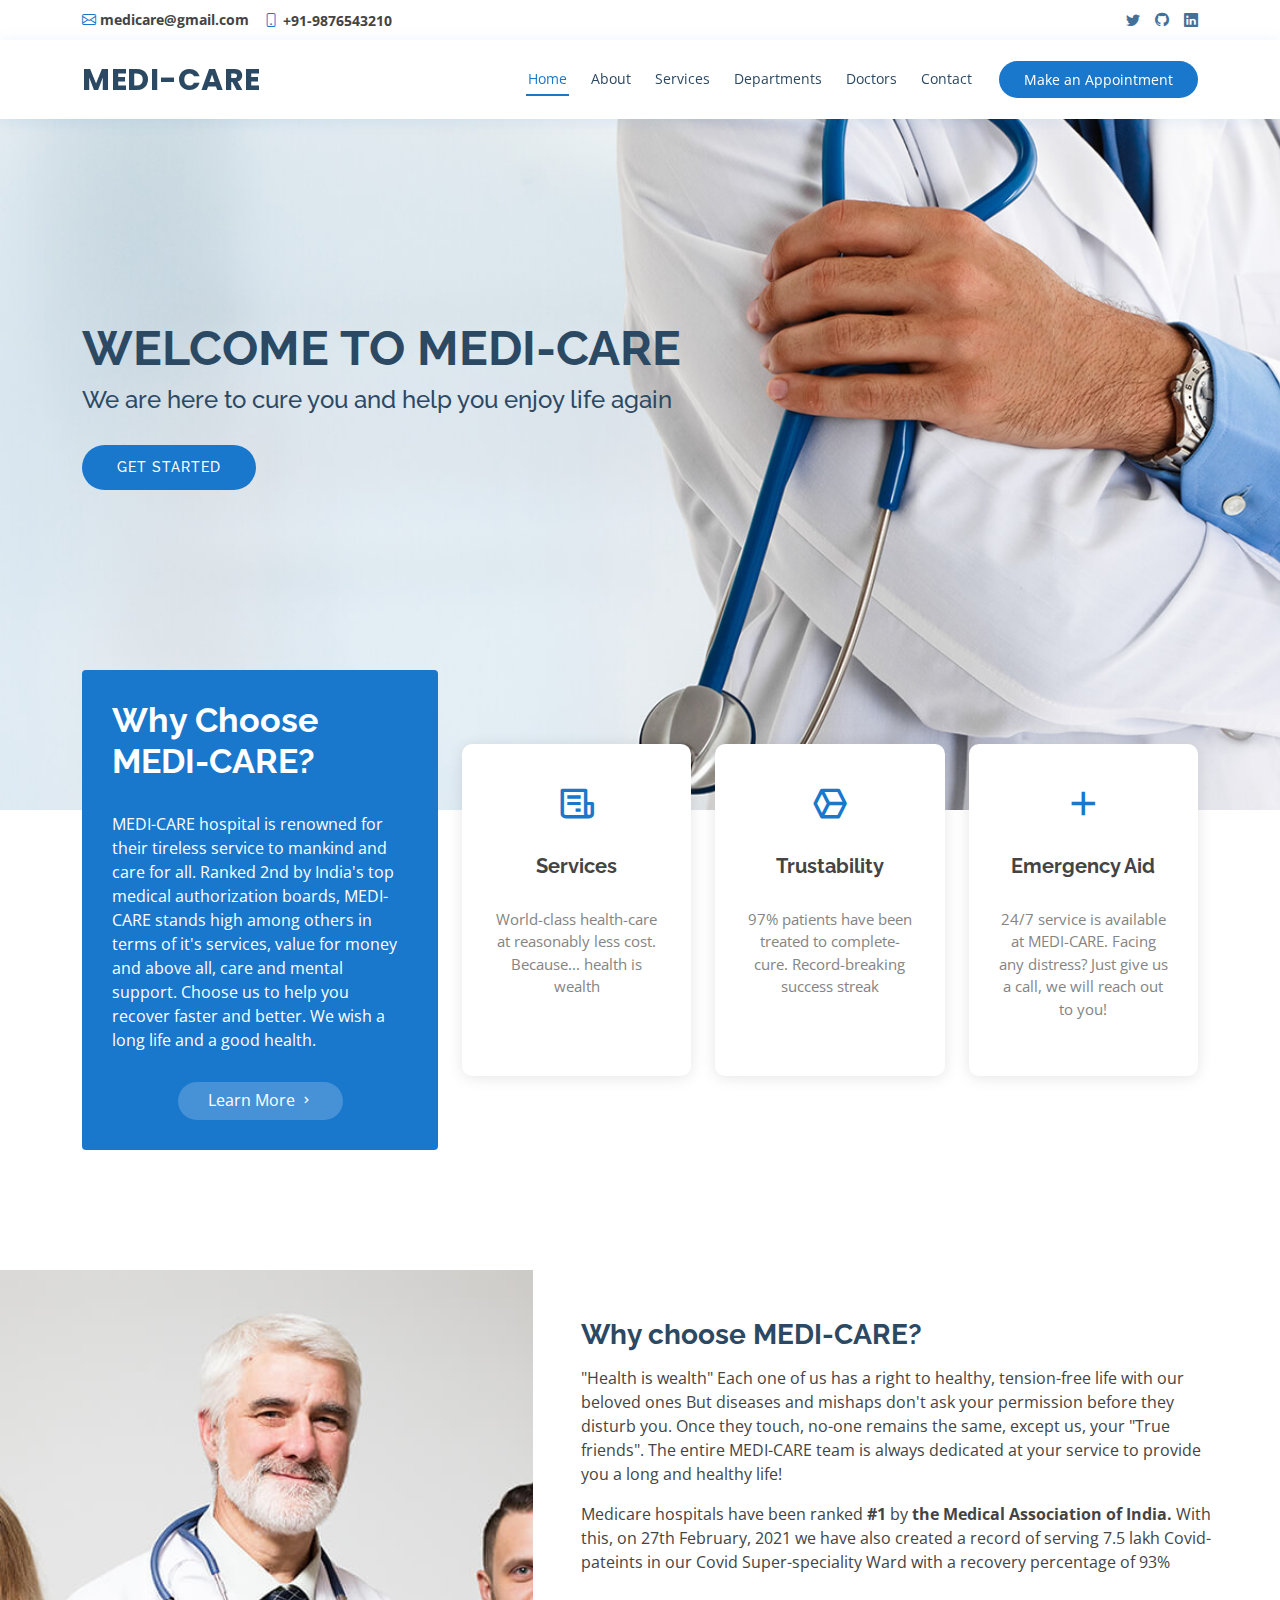
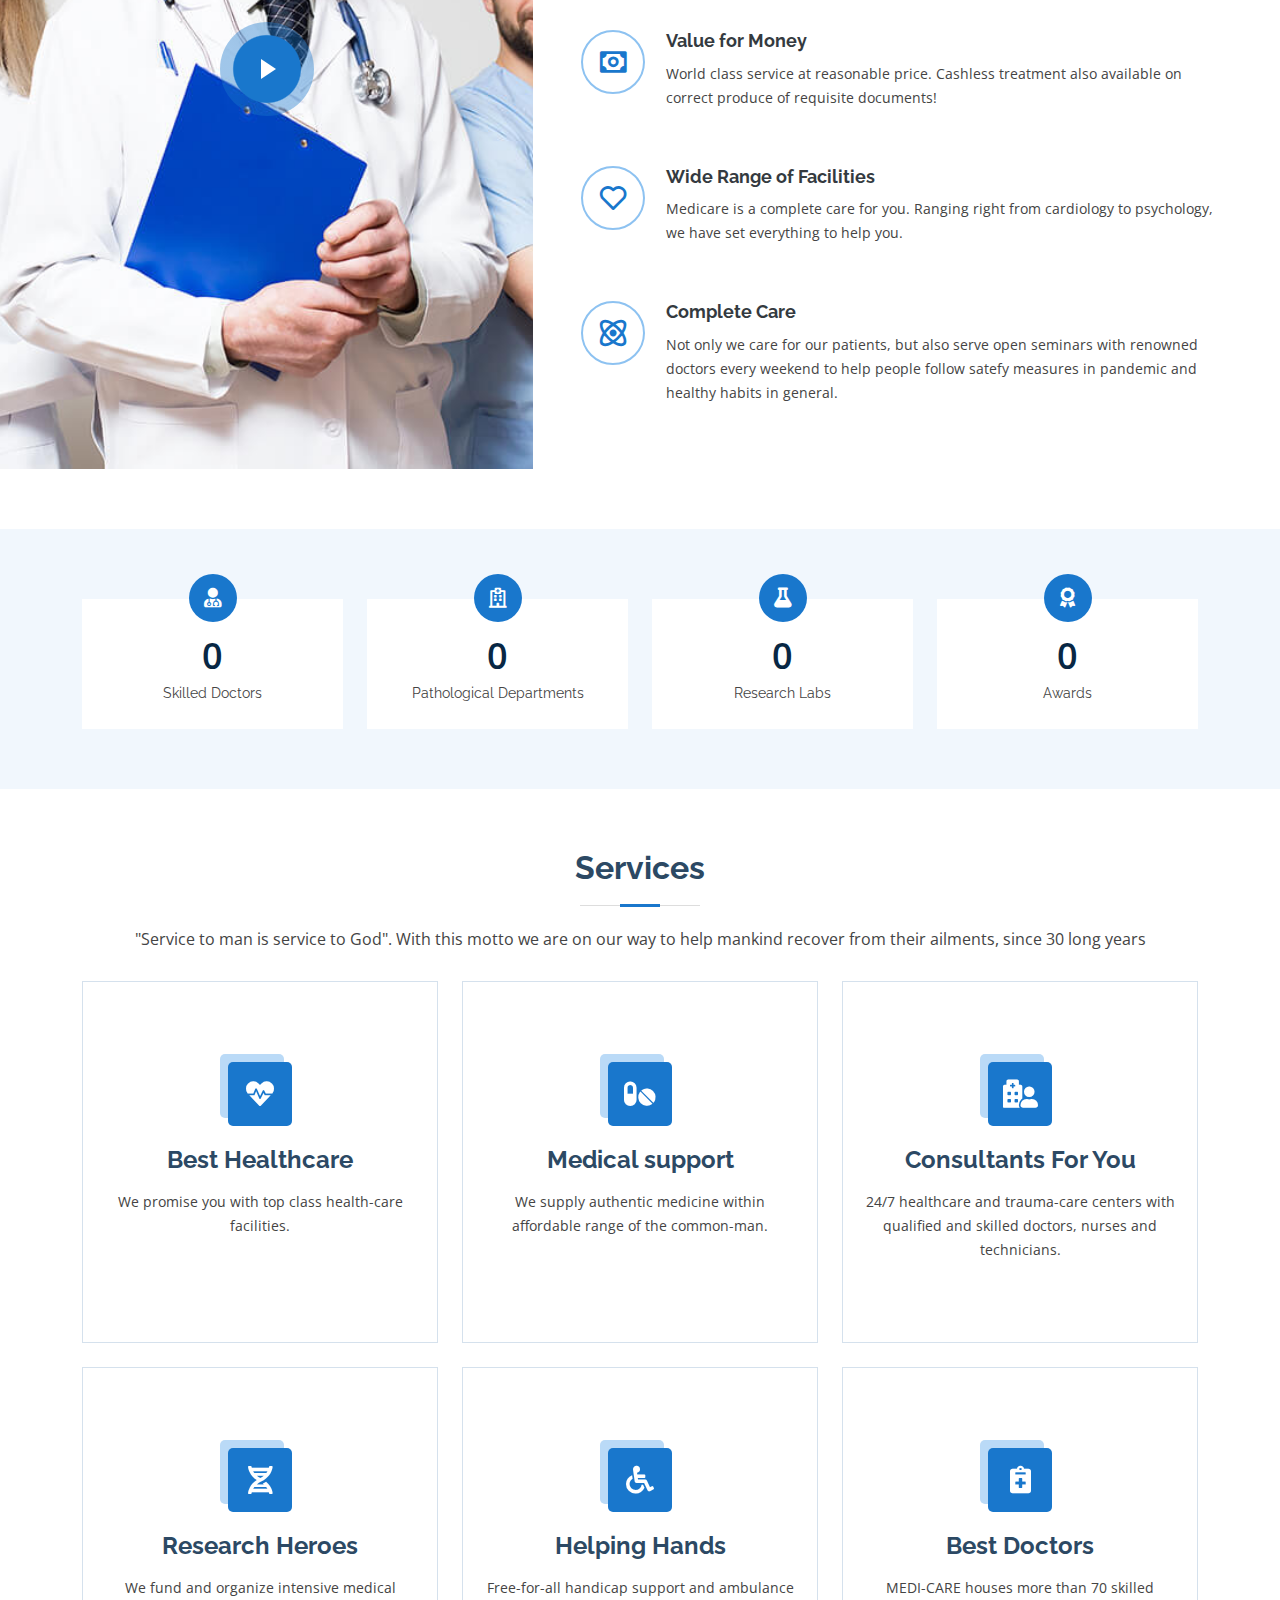
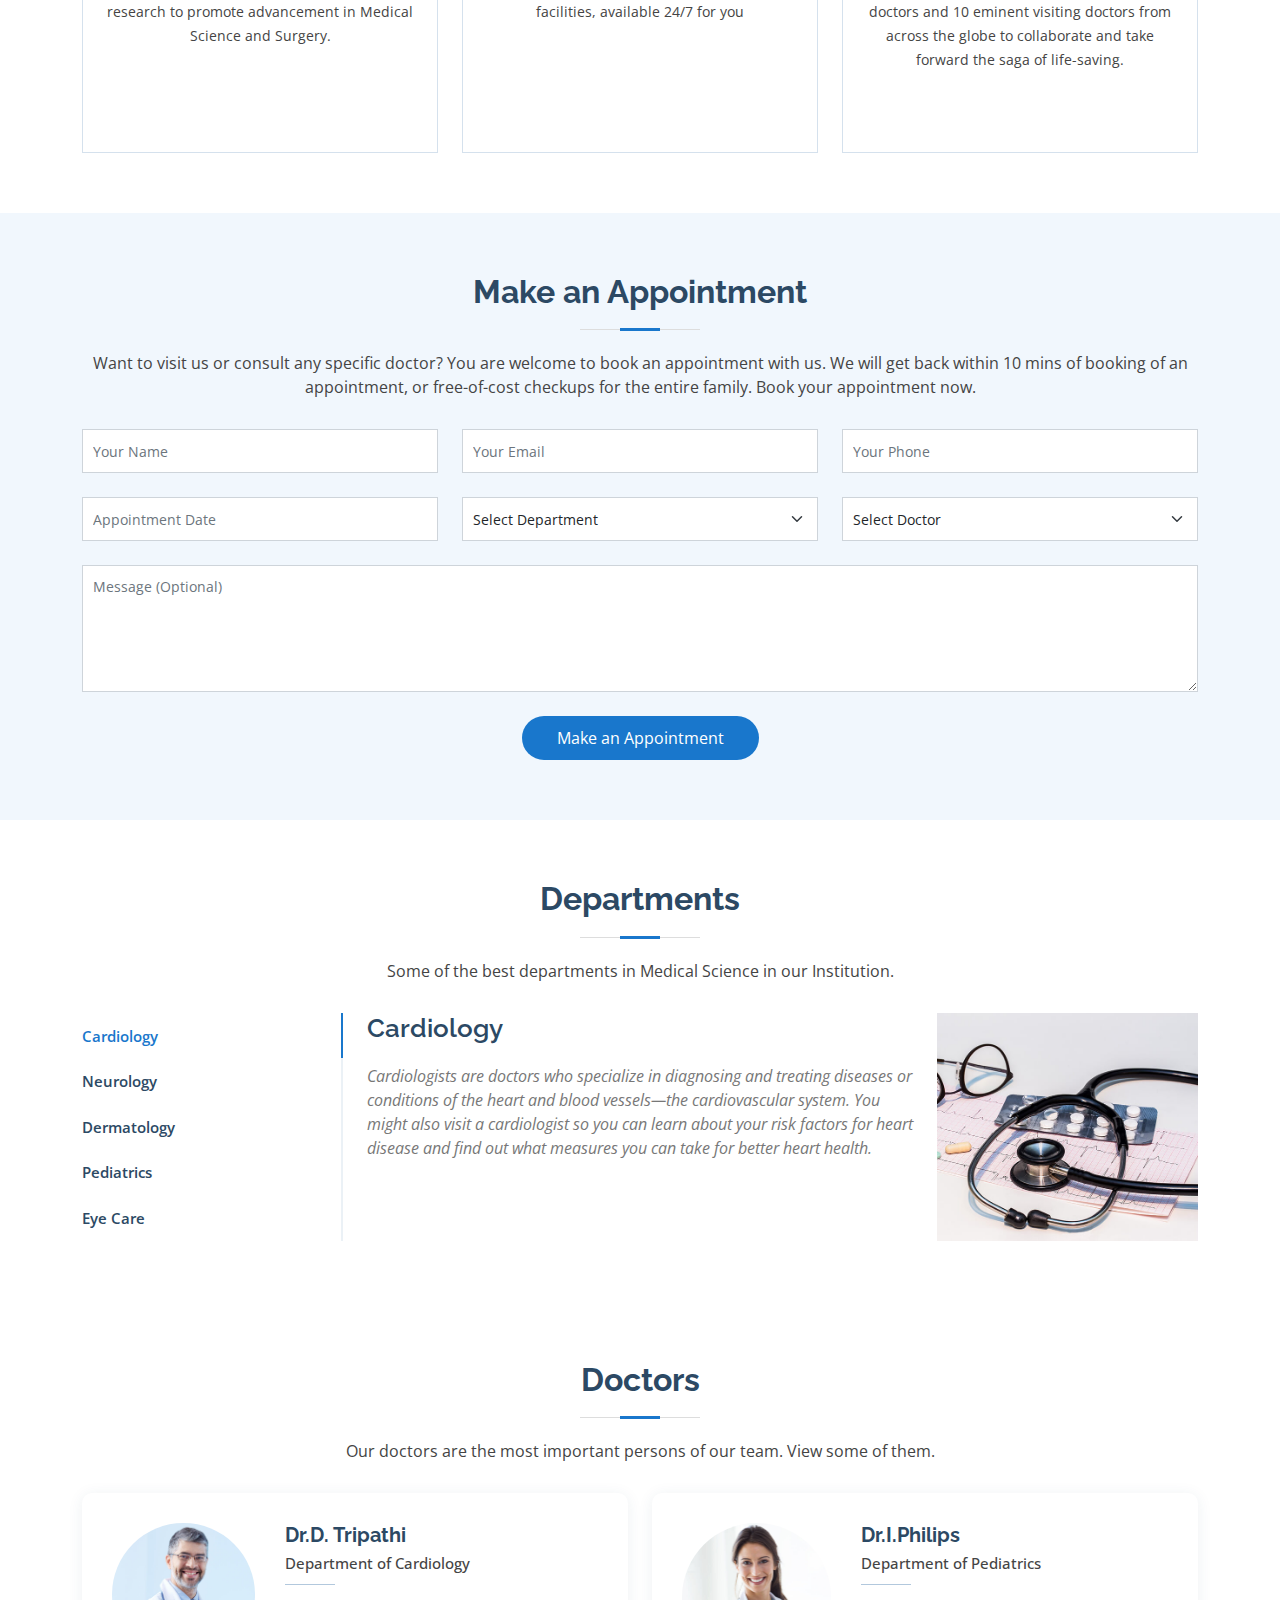
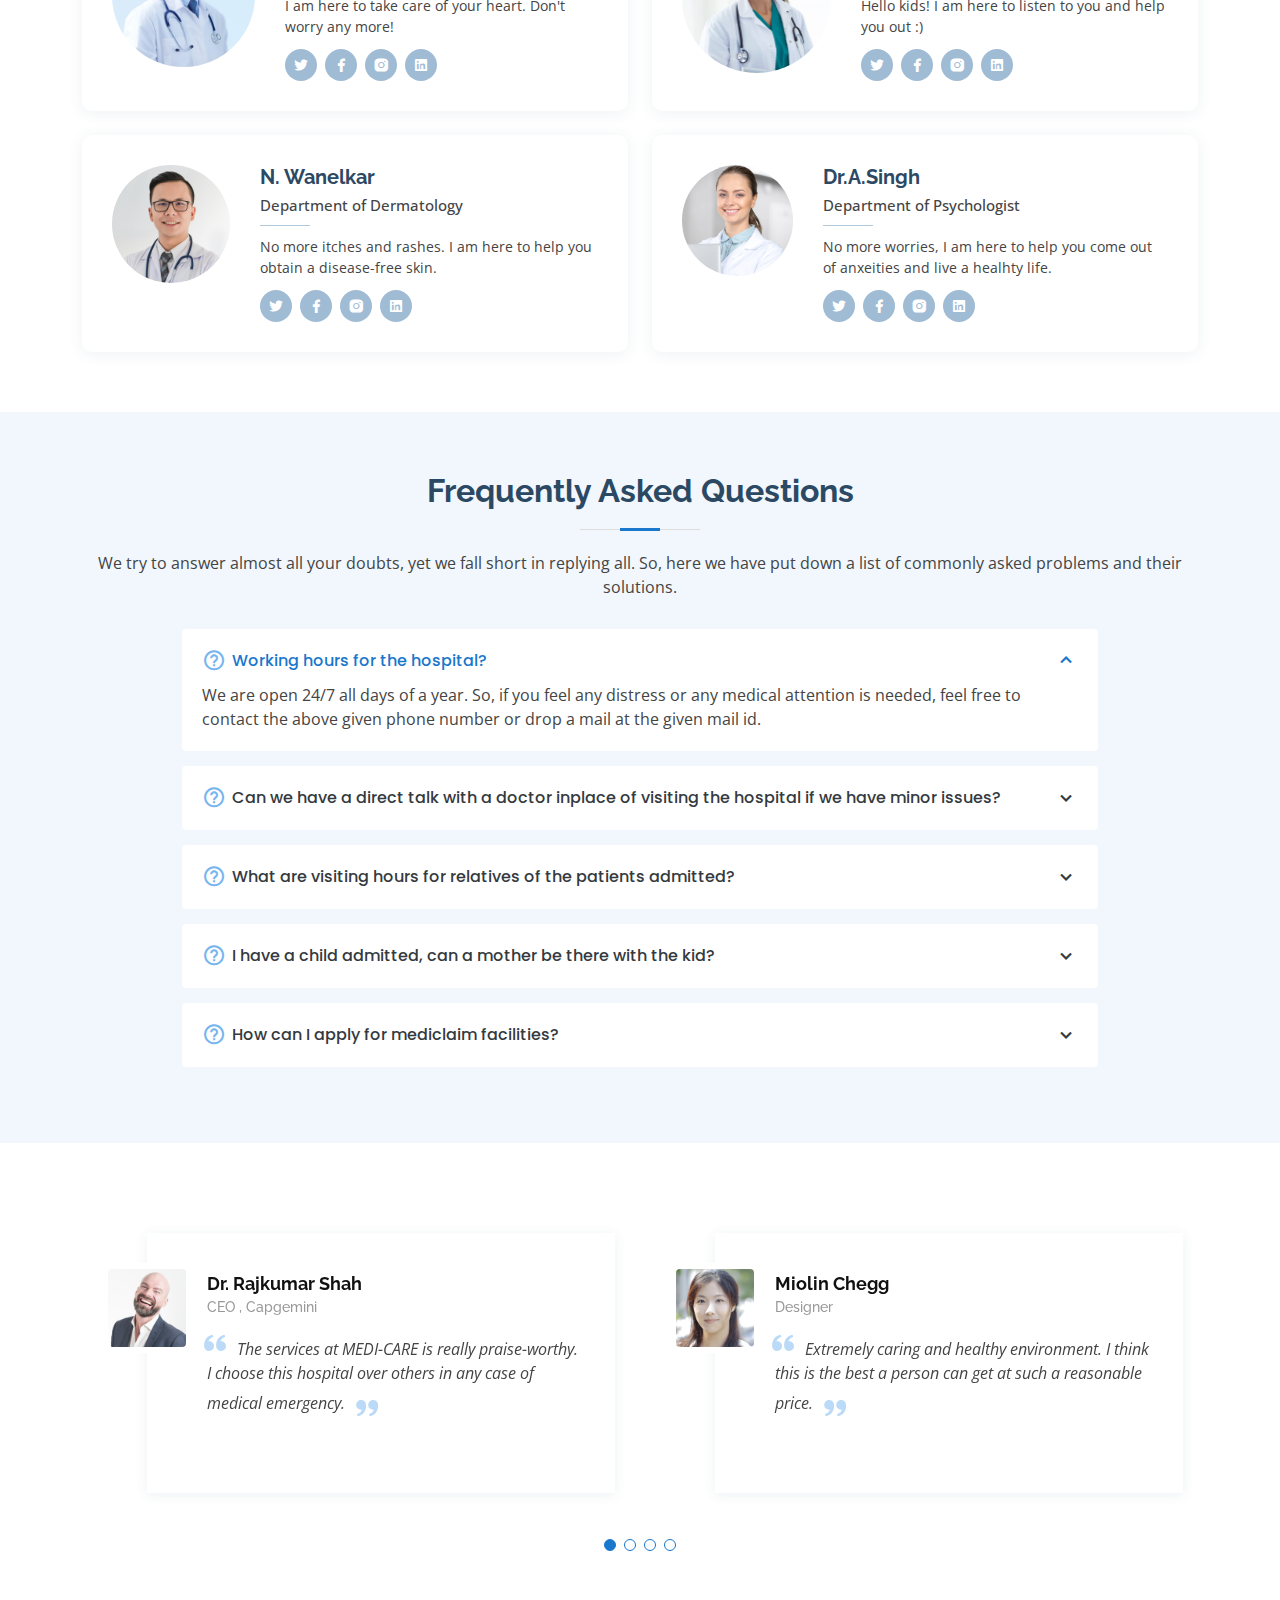
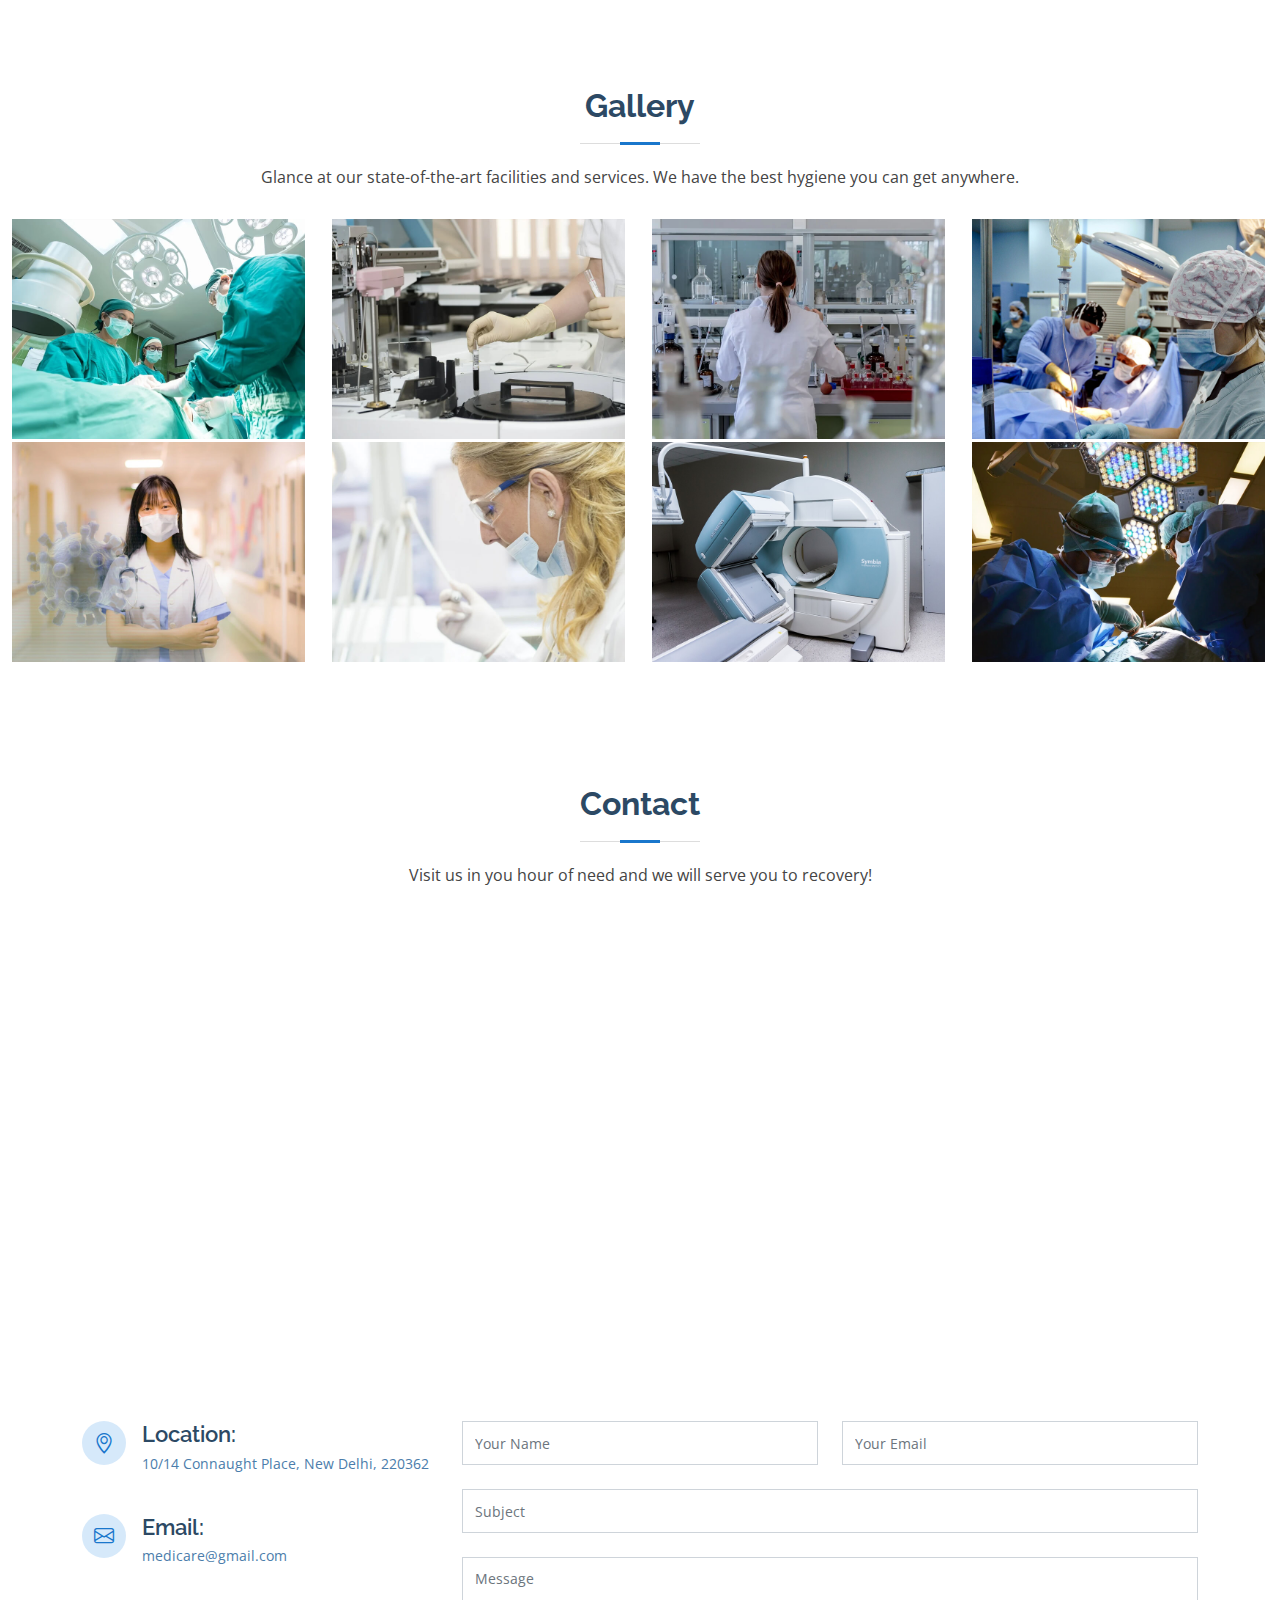
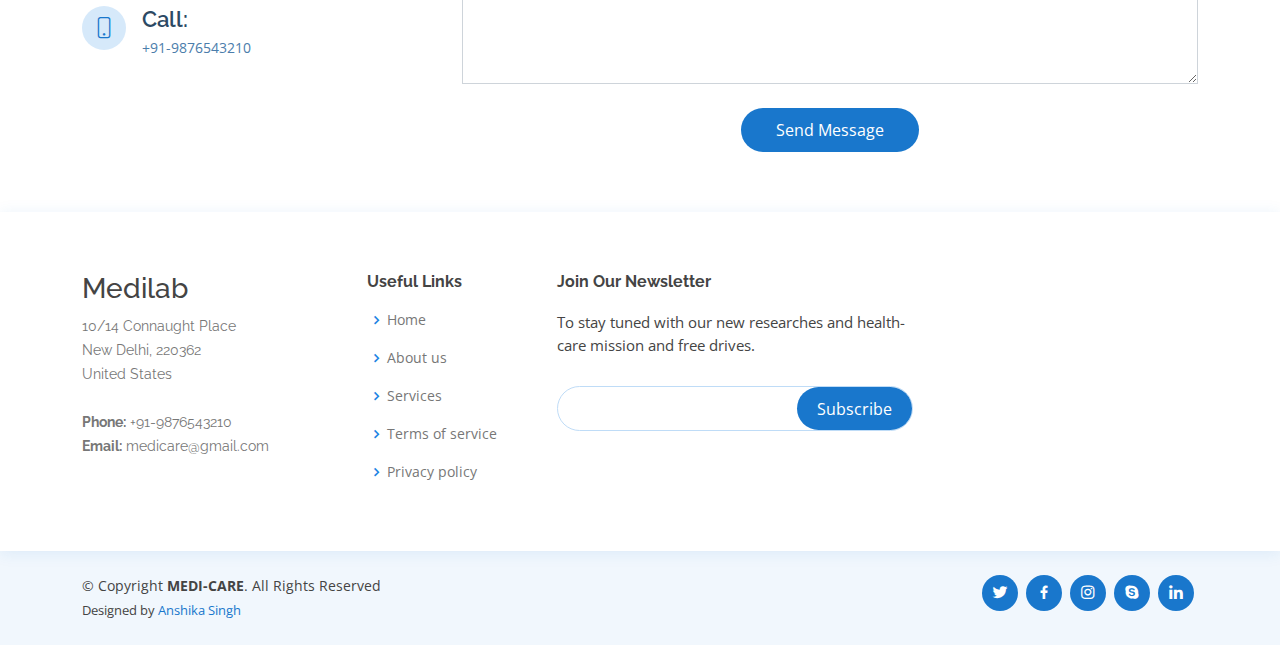
<file: index.html>
<!DOCTYPE html>
<html lang="en">

<head>
  <meta charset="utf-8">
  <meta content="width=device-width, initial-scale=1.0" name="viewport">

  <title>MEDICARE</title>
  <meta content="" name="description">
  <meta content="" name="keywords">

  <!-- Favicons -->
  <link href="assets/img/favicon.png" rel="icon">
  <link href="assets/img/apple-touch-icon.png" rel="apple-touch-icon">

  <!-- Google Fonts -->
  <link href="https://fonts.googleapis.com/css?family=Open+Sans:300,300i,400,400i,600,600i,700,700i|Raleway:300,300i,400,400i,500,500i,600,600i,700,700i|Poppins:300,300i,400,400i,500,500i,600,600i,700,700i" rel="stylesheet">

  <!-- Vendor CSS Files -->
  <link href="assets/vendor/animate.css/animate.min.css" rel="stylesheet">
  <link href="assets/vendor/bootstrap/css/bootstrap.min.css" rel="stylesheet">
  <link href="assets/vendor/bootstrap-icons/bootstrap-icons.css" rel="stylesheet">
  <link href="assets/vendor/boxicons/css/boxicons.min.css" rel="stylesheet">
  <link href="assets/vendor/fontawesome-free/css/all.min.css" rel="stylesheet">
  <link href="assets/vendor/glightbox/css/glightbox.min.css" rel="stylesheet">
  <link href="assets/vendor/remixicon/remixicon.css" rel="stylesheet">
  <link href="assets/vendor/swiper/swiper-bundle.min.css" rel="stylesheet">

  <!-- Template Main CSS File -->
  <link href="assets/css/style.css" rel="stylesheet">

</head>

<body>

  <!-- ======= Top Bar ======= -->
  <div id="topbar" class="d-flex align-items-center fixed-top">
    <div class="container d-flex justify-content-between">
      <div class="contact-info d-flex align-items-center">
        <i class="bi bi-envelope"></i> <a href="mailto:contact@example.com"><b>medicare@gmail.com</b></a>
        <i class="bi bi-phone"></i><b>+91-9876543210</b> 
      </div>
      <div class="d-none d-lg-flex social-links align-items-center">
        <a href="#" class="twitter"><i class="bi bi-twitter"></i></a>
        <a href="https://www.github.com/MainakRepositor/" target="_blank" class="github"><i class="bi bi-github"></i></a>
        <a href="https://www.linkedin.com/in/mainak-chaudhuri-127898176/" target="_blank" class="linkedin"><i class="bi bi-linkedin"></i></i></a>
      </div>
    </div>
  </div>

  <!-- ======= Header ======= -->
  <header id="header" class="fixed-top">
    <div class="container d-flex align-items-center">

      <h1 class="logo me-auto"><a href="index.html">MEDI-CARE</a></h1>
      
      <nav id="navbar" class="navbar order-last order-lg-0">
        <ul>
          <li><a class="nav-link scrollto active" href="#hero">Home</a></li>
          <li><a class="nav-link scrollto" href="#about">About</a></li>
          <li><a class="nav-link scrollto" href="#services">Services</a></li>
          <li><a class="nav-link scrollto" href="#departments">Departments</a></li>
          <li><a class="nav-link scrollto" href="#doctors">Doctors</a></li>
          <li><a class="nav-link scrollto" href="#contact">Contact</a></li>
        </ul>
        <i class="bi bi-list mobile-nav-toggle"></i>
      </nav><!-- .navbar -->

      <a href="#appointment" class="appointment-btn scrollto"><span class="d-none d-md-inline">Make an</span> Appointment</a>

    </div>
  </header><!-- End Header -->

  <!-- ======= Hero Section ======= -->
  <section id="hero" class="d-flex align-items-center">
    <div class="container">
      <h1>Welcome to MEDI-CARE</h1>
      <h2>We are here to cure you and help you enjoy life again</h2>
      <a href="#about" class="btn-get-started scrollto">Get Started</a>
    </div>
  </section><!-- End Hero -->

  <main id="main">

    <!-- ======= Why Us Section ======= -->
    <section id="why-us" class="why-us">
      <div class="container">

        <div class="row">
          <div class="col-lg-4 d-flex align-items-stretch">
            <div class="content">
              <h3>Why Choose MEDI-CARE?</h3>
              <p>
                MEDI-CARE hospital is renowned for their tireless service to mankind and care for all. Ranked 2nd by India's top medical authorization boards, MEDI-CARE stands high among others in terms of it's services, value for money and above all, care and mental support. Choose us to help you recover faster and better. We wish a long life and a good health.
              </p>
              <div class="text-center">
                <a href="#" class="more-btn">Learn More <i class="bx bx-chevron-right"></i></a>
              </div>
            </div>
          </div>
          <div class="col-lg-8 d-flex align-items-stretch">
            <div class="icon-boxes d-flex flex-column justify-content-center">
              <div class="row">
                <div class="col-xl-4 d-flex align-items-stretch">
                  <div class="icon-box mt-4 mt-xl-0">
                    <i class="bx bx-receipt"></i>
                    <h4>Services</h4>
                    <p>World-class health-care at reasonably less cost. Because... health is wealth</p>
                  </div>
                </div>
                <div class="col-xl-4 d-flex align-items-stretch">
                  <div class="icon-box mt-4 mt-xl-0">
                    <i class="bx bx-cube-alt"></i>
                    <h4>Trustability</h4>
                    <p>97% patients have been treated to complete-cure. Record-breaking success streak </p>
                  </div>
                </div>
                <div class="col-xl-4 d-flex align-items-stretch">
                  <div class="icon-box mt-4 mt-xl-0">
                    <i class="bx bx-plus"></i>
                    <h4>Emergency Aid</h4>
                    <p>24/7 service is available at MEDI-CARE. Facing any distress? Just give us a call, we will reach out to you!</p>
                  </div>
                </div>
              </div>
            </div><!-- End .content-->
          </div>
        </div>

      </div>
    </section><!-- End Why Us Section -->

    <!-- ======= About Section ======= -->
    <section id="about" class="about">
      <div class="container-fluid">

        <div class="row">
          <div class="col-xl-5 col-lg-6 video-box d-flex justify-content-center align-items-stretch position-relative">
            <a href="https://www.youtube.com/watch?v=-o-w06DKr0A" class="glightbox play-btn mb-4"></a>
          </div>

          <div class="col-xl-7 col-lg-6 icon-boxes d-flex flex-column align-items-stretch justify-content-center py-5 px-lg-5">
            <h3>Why choose MEDI-CARE?</h3>
            <p>"Health is wealth" Each one of us has a right to healthy, tension-free life with our beloved ones But diseases and mishaps don't ask your permission before they disturb you. Once they touch, no-one remains the same, except us, your "True friends". The entire MEDI-CARE team is always dedicated at your service to provide you a long and healthy life! </p><p>Medicare hospitals have been ranked <b>#1</b> by <b>the Medical Association of India.</b> With this, on 27th February, 2021 we have also created a record of serving 7.5 lakh Covid-pateints in our Covid Super-speciality Ward with a recovery percentage of 93% </p>

            <div class="icon-box">
              <div class="icon"><i class="bx bx-money"></i></div>
              <h4 class="title"><a href="">Value for Money</a></h4>
              <p class="description">World class service at reasonable price. Cashless treatment also available on correct produce of requisite documents!</p>
            </div>

            <div class="icon-box">
              <div class="icon"><i class="bx bx-heart"></i></div>
              <h4 class="title"><a href="">Wide Range of Facilities</a></h4>
              <p class="description">Medicare is a complete care for you. Ranging right from cardiology to psychology, we have set everything to help you.</p>
            </div>

            <div class="icon-box">
              <div class="icon"><i class="bx bx-atom"></i></div>
              <h4 class="title"><a href="">Complete Care</a></h4>
              <p class="description">Not only we care for our patients, but also serve open seminars with renowned doctors every weekend to help people follow satefy measures in pandemic and healthy habits in general.</p>
            </div>

          </div>
        </div>

      </div>
    </section><!-- End About Section -->

    <!-- ======= Counts Section ======= -->
    <section id="counts" class="counts">
      <div class="container">

        <div class="row">

          <div class="col-lg-3 col-md-6">
            <div class="count-box">
              <i class="fas fa-user-md"></i>
              <span data-purecounter-start="0" data-purecounter-end="80" data-purecounter-duration="1" class="purecounter"></span>
              <p>Skilled Doctors</p>
            </div>
          </div>

          <div class="col-lg-3 col-md-6 mt-5 mt-md-0">
            <div class="count-box">
              <i class="far fa-hospital"></i>
              <span data-purecounter-start="0" data-purecounter-end="13" data-purecounter-duration="1" class="purecounter"></span>
              <p>Pathological Departments</p>
            </div>
          </div>

          <div class="col-lg-3 col-md-6 mt-5 mt-lg-0">
            <div class="count-box">
              <i class="fas fa-flask"></i>
              <span data-purecounter-start="0" data-purecounter-end="17" data-purecounter-duration="1" class="purecounter"></span>
              <p>Research Labs</p>
            </div>
          </div>

          <div class="col-lg-3 col-md-6 mt-5 mt-lg-0">
            <div class="count-box">
              <i class="fas fa-award"></i>
              <span data-purecounter-start="0" data-purecounter-end="150" data-purecounter-duration="1" class="purecounter"></span>
              <p>Awards</p>
            </div>
          </div>

        </div>

      </div>
    </section><!-- End Counts Section -->

    <!-- ======= Services Section ======= -->
    <section id="services" class="services">
      <div class="container">

        <div class="section-title">
          <h2>Services</h2>
          <p>"Service to man is service to God". With this motto we are on our way to help mankind recover from their ailments, since 30 long years</p>
        </div>

        <div class="row">
          <div class="col-lg-4 col-md-6 d-flex align-items-stretch">
            <div class="icon-box">
              <div class="icon"><i class="fas fa-heartbeat"></i></div>
              <h4><a href="">Best Healthcare</a></h4>
              <p>We promise you with top class health-care facilities.</p>
            </div>
          </div>

          <div class="col-lg-4 col-md-6 d-flex align-items-stretch mt-4 mt-md-0">
            <div class="icon-box">
              <div class="icon"><i class="fas fa-pills"></i></div>
              <h4><a href="">Medical support</a></h4>
              <p>We supply authentic medicine within affordable range of the common-man.</p>
            </div>
          </div>

          <div class="col-lg-4 col-md-6 d-flex align-items-stretch mt-4 mt-lg-0">
            <div class="icon-box">
              <div class="icon"><i class="fas fa-hospital-user"></i></div>
              <h4><a href="">Consultants For You</a></h4>
              <p>24/7 healthcare and trauma-care centers with qualified and skilled doctors, nurses and technicians.</p>
            </div>
          </div>

          <div class="col-lg-4 col-md-6 d-flex align-items-stretch mt-4">
            <div class="icon-box">
              <div class="icon"><i class="fas fa-dna"></i></div>
              <h4><a href="">Research Heroes</a></h4>
              <p>We fund and organize intensive medical research to promote advancement in Medical Science and Surgery.</p>
            </div>
          </div>

          <div class="col-lg-4 col-md-6 d-flex align-items-stretch mt-4">
            <div class="icon-box">
              <div class="icon"><i class="fas fa-wheelchair"></i></div>
              <h4><a href="">Helping Hands</a></h4>
              <p>Free-for-all handicap support and ambulance facilities, available 24/7 for you</p>
            </div>
          </div>

          <div class="col-lg-4 col-md-6 d-flex align-items-stretch mt-4">
            <div class="icon-box">
              <div class="icon"><i class="fas fa-notes-medical"></i></div>
              <h4><a href="">Best Doctors</a></h4>
              <p>MEDI-CARE houses more than 70 skilled doctors and 10 eminent visiting doctors from across the globe to collaborate and take forward the saga of life-saving.</p>
            </div>
          </div>

        </div>

      </div>
    </section><!-- End Services Section -->

    <!-- ======= Appointment Section ======= -->
    <section id="appointment" class="appointment section-bg">
      <div class="container">

        <div class="section-title">
          <h2>Make an Appointment</h2>
          <p>Want to visit us or consult any specific doctor? You are welcome to book an appointment with us. We will get back within 10 mins of booking of an appointment, or free-of-cost checkups for the entire family. Book your appointment now.</p>
        </div>

        <form action="forms/appointment.php" method="post" role="form" class="php-email-form">
          <div class="row">
            <div class="col-md-4 form-group">
              <input type="text" name="name" class="form-control" id="name" placeholder="Your Name" data-rule="minlen:4" data-msg="Please enter at least 4 chars">
              <div class="validate"></div>
            </div>
            <div class="col-md-4 form-group mt-3 mt-md-0">
              <input type="email" class="form-control" name="email" id="email" placeholder="Your Email" data-rule="email" data-msg="Please enter a valid email">
              <div class="validate"></div>
            </div>
            <div class="col-md-4 form-group mt-3 mt-md-0">
              <input type="tel" class="form-control" name="phone" id="phone" placeholder="Your Phone" data-rule="minlen:4" data-msg="Please enter at least 4 chars">
              <div class="validate"></div>
            </div>
          </div>
          <div class="row">
            <div class="col-md-4 form-group mt-3">
              <input type="datetime" name="date" class="form-control datepicker" id="date" placeholder="Appointment Date" data-rule="minlen:4" data-msg="Please enter at least 4 chars">
              <div class="validate"></div>
            </div>
            <div class="col-md-4 form-group mt-3">
              <select name="department" id="department" class="form-select">
                <option value="">Select Department</option>
                <option value="Department 1">Cardiology</option>
                <option value="Department 2">ENT</option>
                <option value="Department 3">Gastroentrology</option>
                <option value="Department 4">Neurology</option>
                <option value="Department 5">Gynecology</option>
                <option value="Department 6">Nephrology</option>
                <option value="Department 7">Genetics</option>
                <option value="Department 8">Child Specialist</option>
                <option value="Department 9">Psychology</option>
                <option value="Department 10">Dentistry and Oral Care</option>
                <option value="Department 11">Optometry</option>
                <option value="Department 12">Orthopedics</option>
                <option value="Department 13">Dermatology</option>
                <option value="Department 14">General Physician</option>
              </select>
              <div class="validate"></div>
            </div>
            <div class="col-md-4 form-group mt-3">
              <select name="doctor" id="doctor" class="form-select">
                <option value="">Select Doctor</option>
                <option value="Doctor 1">Dr.L.Sehegal</option>
                <option value="Doctor 2">Dr.B.C.Roy</option>
                <option value="Doctor 3">Dr.A.Singh</option>
                <option value="Doctor 4">Dr.K.Sharma</option>
                <option value="Doctor 5">Dr.H.C.Verma</option>
                <option value="Doctor 6">Dr.F.Hakkani</option>
                <option value="Doctor 7">Dr.T.K.Paul </option>
                <option value="Doctor 8">Dr.R.Venkatesh</option>
                <option value="Doctor 9">Dr.T.Das</option>
                <option value="Doctor 10">Dr.B.Khan</option>
                <option value="Doctor 11">Dr.S.Chatterjee</option>
                <option value="Doctor 12">Dr.L.Martin</option>
                <option value="Doctor 13">Dr.R.Jain</option>
                <option value="Doctor 14">Dr.C.Kumar</option>
                <option value="Doctor 15">Dr.A.Chanchlani</option>
                <option value="Doctor 16">Dr.A.Nagar</option>
                <option value="Doctor 17">Dr.B.Bam</option>
                <option value="Doctor 18">Dr.S.T.Dadhiya</option>
                <option value="Doctor 19">Dr.L.K.Ramanarayanan</option>
                <option value="Doctor 20">Dr.I.Philips</option>
                <option value="Doctor 21">Dr.P.Bansali</option>
                <option value="Doctor 22">Dr.R.Kapoor 22</option>
                <option value="Doctor 23">Dr.S.S.Rajput</option>
                <option value="Doctor 24">Dr.M.Parihar</option>
                <option value="Doctor 25">Dr.G.Dhankour</option>
                <option value="Doctor 26">Dr.D.Tripathi</option>
                <option value="Doctor 27">Dr.N.Wanelkar</option>
                <option value="Doctor 28">Dr.O.Mishra</option>
              </select>
              <div class="validate"></div>
            </div>
          </div>

          <div class="form-group mt-3">
            <textarea class="form-control" name="message" rows="5" placeholder="Message (Optional)"></textarea>
            <div class="validate"></div>
          </div>
          <div class="mb-3">
            <div class="loading">Loading</div>
            <div class="error-message"></div>
            <div class="sent-message">Your appointment request has been sent successfully. Thank you!</div>
          </div>
          <div class="text-center"><button type="submit">Make an Appointment</button></div>
        </form>

      </div>
    </section><!-- End Appointment Section -->

    <!-- ======= Departments Section ======= -->
    <section id="departments" class="departments">
      <div class="container">

        <div class="section-title">
          <h2>Departments</h2>
          <p>Some of the best departments in Medical Science in our Institution.</p>
        </div>

        <div class="row">
          <div class="col-lg-3">
            <ul class="nav nav-tabs flex-column">
              <li class="nav-item">
                <a class="nav-link active show" data-bs-toggle="tab" href="#tab-1">Cardiology</a>
              </li>
              <li class="nav-item">
                <a class="nav-link" data-bs-toggle="tab" href="#tab-2">Neurology</a>
              </li>
              <li class="nav-item">
                <a class="nav-link" data-bs-toggle="tab" href="#tab-3">Dermatology</a>
              </li>
              <li class="nav-item">
                <a class="nav-link" data-bs-toggle="tab" href="#tab-4">Pediatrics</a>
              </li>
              <li class="nav-item">
                <a class="nav-link" data-bs-toggle="tab" href="#tab-5">Eye Care</a>
              </li>
            </ul>
          </div>
          <div class="col-lg-9 mt-4 mt-lg-0">
            <div class="tab-content">
              <div class="tab-pane active show" id="tab-1">
                <div class="row">
                  <div class="col-lg-8 details order-2 order-lg-1">
                    <h3>Cardiology</h3>
                    <p class="fst-italic">Cardiologists are doctors who specialize in diagnosing and treating diseases or conditions of the heart and blood vessels—the cardiovascular system. You might also visit a cardiologist so you can learn about your risk factors for heart disease and find out what measures you can take for better heart health.</p>
                  </div>
                  <div class="col-lg-4 text-center order-1 order-lg-2">
                    <img src="assets/img/departments-1.jpg" alt="" class="img-fluid">
                  </div>
                </div>
              </div>
              <div class="tab-pane" id="tab-2">
                <div class="row">
                  <div class="col-lg-8 details order-2 order-lg-1">
                    <h3>Neurology</h3>
                    <p class="fst-italic">Neurology is the branch of medicine concerned with the study and treatment of disorders of the nervous system. The nervous system is a complex, sophisticated system that regulates and coordinates body activities. It has two major divisions: Central nervous system: the brain and spinal cord.</p>
                  </div>
                  <div class="col-lg-4 text-center order-1 order-lg-2">
                    <img src="assets/img/departments-2.jpg" alt="" class="img-fluid">
                  </div>
                </div>
              </div>
              <div class="tab-pane" id="tab-3">
                <div class="row">
                  <div class="col-lg-8 details order-2 order-lg-1">
                    <h3>Dermatology</h3>
                    <p class="fst-italic">A dermatopathologist is a pathologist or dermatologist who specializes in the pathology of the skin.This field is shared by dermatologists and pathologists. Usually, a dermatologist or pathologist completes one year of dermatopathology fellowship. This usually includes six months of general pathology and six months of dermatopathology.</p>
                  </div>
                  <div class="col-lg-4 text-center order-1 order-lg-2">
                    <img src="assets/img/departments-3.jpg" alt="" class="img-fluid">
                  </div>
                </div>
              </div>
              <div class="tab-pane" id="tab-4">
                <div class="row">
                  <div class="col-lg-8 details order-2 order-lg-1">
                    <h3>Pediatrics</h3>
                    <p class="fst-italic">Pediatrics (also spelled paediatrics or pædiatrics) is the branch of medicine that involves the medical care of infants, children, and adolescents. The American Academy of Pediatrics recommends people be under pediatric care through the age of 21. In the United Kingdom, paediatrics covers patients until age 18. Worldwide age limits of pediatrics have been trending up year over year.</p>
                  </div>
                  <div class="col-lg-4 text-center order-1 order-lg-2">
                    <img src="assets/img/departments-4.jpg" alt="" class="img-fluid">
                  </div>
                </div>
              </div>
              <div class="tab-pane" id="tab-5">
                <div class="row">
                  <div class="col-lg-8 details order-2 order-lg-1">
                    <h3>Eye Care</h3>
                    <p class="fst-italic">Optometry is a health care profession that involves examining the eyes and applicable visual systems for defects or abnormalities as well as prescribing the correction of refractive error with glasses or contact lenses and the treatment of eye diseases.</p>
                  </div>
                  <div class="col-lg-4 text-center order-1 order-lg-2">
                    <img src="assets/img/departments-5.jpg" alt="" class="img-fluid">
                  </div>
                </div>
              </div>
            </div>
          </div>
        </div>

      </div>
    </section><!-- End Departments Section -->

    <!-- ======= Doctors Section ======= -->
    <section id="doctors" class="doctors">
      <div class="container">

        <div class="section-title">
          <h2>Doctors</h2>
          <p>Our doctors are the most important persons of our team. View some of them.</p>
        </div>

        <div class="row">

          <div class="col-lg-6">
            <div class="member d-flex align-items-start">
              <div class="pic"><img src="assets/img/doctors/doctors-1.jpg" class="img-fluid" alt=""></div>
              <div class="member-info">
                <h4>Dr.D. Tripathi</h4>
                <span>Department of Cardiology</span>
                <p>I am here to take care of your heart. Don't worry any more!</p>
                <div class="social">
                  <a href=""><i class="ri-twitter-fill"></i></a>
                  <a href=""><i class="ri-facebook-fill"></i></a>
                  <a href=""><i class="ri-instagram-fill"></i></a>
                  <a href=""> <i class="ri-linkedin-box-fill"></i> </a>
                </div>
              </div>
            </div>
          </div>

          <div class="col-lg-6 mt-4 mt-lg-0">
            <div class="member d-flex align-items-start">
              <div class="pic"><img src="assets/img/doctors/doctors-2.jpg" class="img-fluid" alt=""></div>
              <div class="member-info">
                <h4>Dr.I.Philips</h4>
                <span>Department of Pediatrics</span>
                <p>Hello kids! I am here to listen to you and help you out :)</p>
                <div class="social">
                  <a href=""><i class="ri-twitter-fill"></i></a>
                  <a href=""><i class="ri-facebook-fill"></i></a>
                  <a href=""><i class="ri-instagram-fill"></i></a>
                  <a href=""> <i class="ri-linkedin-box-fill"></i> </a>
                </div>
              </div>
            </div>
          </div>

          <div class="col-lg-6 mt-4">
            <div class="member d-flex align-items-start">
              <div class="pic"><img src="assets/img/doctors/doctors-3.jpg" class="img-fluid" alt=""></div>
              <div class="member-info">
                <h4>N. Wanelkar</h4>
                <span>Department of Dermatology</span>
                <p>No more itches and rashes. I am here to help you obtain a disease-free skin.</p>
                <div class="social">
                  <a href=""><i class="ri-twitter-fill"></i></a>
                  <a href=""><i class="ri-facebook-fill"></i></a>
                  <a href=""><i class="ri-instagram-fill"></i></a>
                  <a href=""> <i class="ri-linkedin-box-fill"></i> </a>
                </div>
              </div>
            </div>
          </div>

          <div class="col-lg-6 mt-4">
            <div class="member d-flex align-items-start">
              <div class="pic"><img src="assets/img/doctors/doctors-4.jpg" class="img-fluid" alt=""></div>
              <div class="member-info">
                <h4>Dr.A.Singh</h4>
                <span>Department of Psychologist</span>
                <p>No more worries, I am here to help you come out of anxeities and live a healhty life.</p>
                <div class="social">
                  <a href=""><i class="ri-twitter-fill"></i></a>
                  <a href=""><i class="ri-facebook-fill"></i></a>
                  <a href=""><i class="ri-instagram-fill"></i></a>
                  <a href=""> <i class="ri-linkedin-box-fill"></i> </a>
                </div>
              </div>
            </div>
          </div>

        </div>

      </div>
    </section><!-- End Doctors Section -->

    <!-- ======= Frequently Asked Questions Section ======= -->
    <section id="faq" class="faq section-bg">
      <div class="container">

        <div class="section-title">
          <h2>Frequently Asked Questions</h2>
          <p>We try to answer almost all your doubts, yet we fall short in replying all. So, here we have put down a list of commonly asked problems and their solutions.</p>
        </div>

        <div class="faq-list">
          <ul>
            <li data-aos="fade-up">
              <i class="bx bx-help-circle icon-help"></i> <a data-bs-toggle="collapse" class="collapse" data-bs-target="#faq-list-1">Working hours for the hospital? <i class="bx bx-chevron-down icon-show"></i><i class="bx bx-chevron-up icon-close"></i></a>
              <div id="faq-list-1" class="collapse show" data-bs-parent=".faq-list">
                <p>
                  We are open 24/7 all days of a year. So, if you feel any distress or any medical attention is needed, feel free to contact the above given phone number or drop a mail at the given mail id.
                </p>
              </div>
            </li>

            <li data-aos="fade-up" data-aos-delay="100">
              <i class="bx bx-help-circle icon-help"></i> <a data-bs-toggle="collapse" data-bs-target="#faq-list-2" class="collapsed">Can we have a direct talk with a doctor inplace of visiting the hospital if we have minor issues? <i class="bx bx-chevron-down icon-show"></i><i class="bx bx-chevron-up icon-close"></i></a>
              <div id="faq-list-2" class="collapse" data-bs-parent=".faq-list">
                <p>
                  A visit and physical check-up is always recommended. However you can also talk with out medical Consultants (Jr. Doctors) at these following numbers.
                  <b>+91-8983367411</b>
                  <b>+91-9633487551</b>
                  <b>+91-7044198667</b>
                </p>
              </div>
            </li>

            <li data-aos="fade-up" data-aos-delay="200">
              <i class="bx bx-help-circle icon-help"></i> <a data-bs-toggle="collapse" data-bs-target="#faq-list-3" class="collapsed">What are visiting hours for relatives of the patients admitted? <i class="bx bx-chevron-down icon-show"></i><i class="bx bx-chevron-up icon-close"></i></a>
              <div id="faq-list-3" class="collapse" data-bs-parent=".faq-list">
                <p>
                  Morning : 9:00 AM to 11:00 PM
                </p>
                <p>
                  Evening : 5:00 PM to 7:00 PM
                </p>
              </div>
            </li>

            <li data-aos="fade-up" data-aos-delay="300">
              <i class="bx bx-help-circle icon-help"></i> <a data-bs-toggle="collapse" data-bs-target="#faq-list-4" class="collapsed">I have a child admitted, can a mother be there with the kid? <i class="bx bx-chevron-down icon-show"></i><i class="bx bx-chevron-up icon-close"></i></a>
              <div id="faq-list-4" class="collapse" data-bs-parent=".faq-list">
                <p>
                  If the child is younger than 12 years, then mothers are also allowed for the kid, with no overhead charges. 
                </p>
              </div>
            </li>

            <li data-aos="fade-up" data-aos-delay="400">
              <i class="bx bx-help-circle icon-help"></i> <a data-bs-toggle="collapse" data-bs-target="#faq-list-5" class="collapsed">How can I apply for mediclaim facilities? <i class="bx bx-chevron-down icon-show"></i><i class="bx bx-chevron-up icon-close"></i></a>
              <div id="faq-list-5" class="collapse" data-bs-parent=".faq-list">
                <p>
                  Please contact our administrator at +91-7044083283, or <a href="inner-page.html">click here</a>
                </p>
              </div>
            </li>

          </ul>
        </div>

      </div>
    </section><!-- End Frequently Asked Questions Section -->

    <!-- ======= Testimonials Section ======= -->
    <section id="testimonials" class="testimonials">
      <div class="container">

        <div class="testimonials-slider swiper-container" data-aos="fade-up" data-aos-delay="100">
          <div class="swiper-wrapper">

            <div class="swiper-slide">
              <div class="testimonial-wrap">
                <div class="testimonial-item">
                  <img src="assets/img/testimonials/testimonials-1.jpg" class="testimonial-img" alt="">
                  <h3>Dr. Rajkumar Shah</h3>
                  <h4>CEO , Capgemini</h4>
                  <p>
                    <i class="bx bxs-quote-alt-left quote-icon-left"></i>
                    The services at MEDI-CARE is really praise-worthy. I choose this hospital over others in any case of medical emergency.
                    <i class="bx bxs-quote-alt-right quote-icon-right"></i>
                  </p>
                </div>
              </div>
            </div><!-- End testimonial item -->

            <div class="swiper-slide">
              <div class="testimonial-wrap">
                <div class="testimonial-item">
                  <img src="assets/img/testimonials/testimonials-2.jpg" class="testimonial-img" alt="">
                  <h3>Miolin Chegg</h3>
                  <h4>Designer</h4>
                  <p>
                    <i class="bx bxs-quote-alt-left quote-icon-left"></i>
                    Extremely caring and healthy environment. I think this is the best a person can get at such a reasonable price.
                    <i class="bx bxs-quote-alt-right quote-icon-right"></i>
                  </p>
                </div>
              </div>
            </div><!-- End testimonial item -->

            <div class="swiper-slide">
              <div class="testimonial-wrap">
                <div class="testimonial-item">
                  <img src="assets/img/testimonials/testimonials-3.jpg" class="testimonial-img" alt="">
                  <h3>Babita Sharma</h3>
                  <h4>MD, BioLogic</h4>
                  <p>
                    <i class="bx bxs-quote-alt-left quote-icon-left"></i>
                    This hospital has a state-of-the-art facilities and the staff behaviour and care is really praise-worthy. I would suggest all to opt for this if need arises.
                    <i class="bx bxs-quote-alt-right quote-icon-right"></i>
                  </p>
                </div>
              </div>
            </div><!-- End testimonial item -->

            <div class="swiper-slide">
              <div class="testimonial-wrap">
                <div class="testimonial-item">
                  <img src="assets/img/testimonials/testimonials-4.jpg" class="testimonial-img" alt="">
                  <h3>Baba Ram Dev</h3>
                  <h4>Yogi</h4>
                  <p>
                    <i class="bx bxs-quote-alt-left quote-icon-left"></i>
                    Better than Patanjali. So, I come here for my check-up.
                    <i class="bx bxs-quote-alt-right quote-icon-right"></i>
                  </p>
                </div>
              </div>
            </div><!-- End testimonial item -->

            
          </div>
          <div class="swiper-pagination"></div>
        </div>

      </div>
    </section><!-- End Testimonials Section -->

    <!-- ======= Gallery Section ======= -->
    <section id="gallery" class="gallery">
      <div class="container">

        <div class="section-title">
          <h2>Gallery</h2>
          <p>Glance at our state-of-the-art facilities and services. We have the best hygiene you can get anywhere.</p>
        </div>
      </div>

      <div class="container-fluid">
        <div class="row no-gutters">

          <div class="col-lg-3 col-md-4">
            <div class="gallery-item">
              <a href="assets/img/gallery/gallery-1.jpg" class="galelry-lightbox">
                <img src="assets/img/gallery/gallery-1.jpg" alt="" class="img-fluid">
              </a>
            </div>
          </div>

          <div class="col-lg-3 col-md-4">
            <div class="gallery-item">
              <a href="assets/img/gallery/gallery-2.jpg" class="galelry-lightbox">
                <img src="assets/img/gallery/gallery-2.jpg" alt="" class="img-fluid">
              </a>
            </div>
          </div>

          <div class="col-lg-3 col-md-4">
            <div class="gallery-item">
              <a href="assets/img/gallery/gallery-3.jpg" class="galelry-lightbox">
                <img src="assets/img/gallery/gallery-3.jpg" alt="" class="img-fluid">
              </a>
            </div>
          </div>

          <div class="col-lg-3 col-md-4">
            <div class="gallery-item">
              <a href="assets/img/gallery/gallery-4.jpg" class="galelry-lightbox">
                <img src="assets/img/gallery/gallery-4.jpg" alt="" class="img-fluid">
              </a>
            </div>
          </div>

          <div class="col-lg-3 col-md-4">
            <div class="gallery-item">
              <a href="assets/img/gallery/gallery-5.jpg" class="galelry-lightbox">
                <img src="assets/img/gallery/gallery-5.jpg" alt="" class="img-fluid">
              </a>
            </div>
          </div>

          <div class="col-lg-3 col-md-4">
            <div class="gallery-item">
              <a href="assets/img/gallery/gallery-6.jpg" class="galelry-lightbox">
                <img src="assets/img/gallery/gallery-6.jpg" alt="" class="img-fluid">
              </a>
            </div>
          </div>

          <div class="col-lg-3 col-md-4">
            <div class="gallery-item">
              <a href="assets/img/gallery/gallery-7.jpg" class="galelry-lightbox">
                <img src="assets/img/gallery/gallery-7.jpg" alt="" class="img-fluid">
              </a>
            </div>
          </div>

          <div class="col-lg-3 col-md-4">
            <div class="gallery-item">
              <a href="assets/img/gallery/gallery-8.jpg" class="galelry-lightbox">
                <img src="assets/img/gallery/gallery-8.jpg" alt="" class="img-fluid">
              </a>
            </div>
          </div>

        </div>

      </div>
    </section><!-- End Gallery Section -->

    <!-- ======= Contact Section ======= -->
    <section id="contact" class="contact">
      <div class="container">

        <div class="section-title">
          <h2>Contact</h2>
          <p>Visit us in you hour of need and we will serve you to recovery!</p>
        </div>
      </div>

      <div>
        <iframe src="https://www.google.com/maps/embed?pb=!1m18!1m12!1m3!1d14008.114827184245!2d77.20653218198595!3d28.628901718705755!2m3!1f0!2f0!3f0!3m2!1i1024!2i768!4f13.1!3m3!1m2!1s0x390cfd37b741d057%3A0xcdee88e47393c3f1!2sConnaught%20Place%2C%20New%20Delhi%2C%20Delhi%20110001!5e0!3m2!1sen!2sin!4v1621856224984!5m2!1sen!2sin" width="2000" height="450" style="border:0;" allowfullscreen="" loading="lazy"></iframe>
      </div>

      <div class="container">
        <div class="row mt-5">

          <div class="col-lg-4">
            <div class="info">
              <div class="address">
                <i class="bi bi-geo-alt"></i>
                <h4>Location:</h4>
                <p>10/14 Connaught Place, New Delhi, 220362</p>
              </div>

              <div class="email">
                <i class="bi bi-envelope"></i>
                <h4>Email:</h4>
                <p>medicare@gmail.com</p>
              </div>

              <div class="phone">
                <i class="bi bi-phone"></i>
                <h4>Call:</h4>
                <p>+91-9876543210</p>
              </div>

            </div>

          </div>

          <div class="col-lg-8 mt-5 mt-lg-0">

            <form action="forms/contact.php" method="post" role="form" class="php-email-form">
              <div class="row">
                <div class="col-md-6 form-group">
                  <input type="text" name="name" class="form-control" id="name" placeholder="Your Name" required>
                </div>
                <div class="col-md-6 form-group mt-3 mt-md-0">
                  <input type="email" class="form-control" name="email" id="email" placeholder="Your Email" required>
                </div>
              </div>
              <div class="form-group mt-3">
                <input type="text" class="form-control" name="subject" id="subject" placeholder="Subject" required>
              </div>
              <div class="form-group mt-3">
                <textarea class="form-control" name="message" rows="5" placeholder="Message" required></textarea>
              </div>
              <div class="my-3">
                <div class="loading">Loading</div>
                <div class="error-message"></div>
                <div class="sent-message">Your message has been sent. Thank you!</div>
              </div>
              <div class="text-center"><button type="submit">Send Message</button></div>
            </form>

          </div>

        </div>

      </div>
    </section><!-- End Contact Section -->

  </main><!-- End #main -->

  <!-- ======= Footer ======= -->
  <footer id="footer">

    <div class="footer-top">
      <div class="container">
        <div class="row">

          <div class="col-lg-3 col-md-6 footer-contact">
            <h3>Medilab</h3>
            <p>
              10/14 Connaught Place <br>
              New Delhi, 220362<br>
              United States <br><br>
              <strong>Phone:</strong> +91-9876543210<br>
              <strong>Email:</strong> medicare@gmail.com<br>
            </p>
          </div>

          <div class="col-lg-2 col-md-6 footer-links">
            <h4>Useful Links</h4>
            <ul>
              <li><i class="bx bx-chevron-right"></i> <a href="#">Home</a></li>
              <li><i class="bx bx-chevron-right"></i> <a href="#">About us</a></li>
              <li><i class="bx bx-chevron-right"></i> <a href="#">Services</a></li>
              <li><i class="bx bx-chevron-right"></i> <a href="#">Terms of service</a></li>
              <li><i class="bx bx-chevron-right"></i> <a href="#">Privacy policy</a></li>
            </ul>
          </div>

          

          <div class="col-lg-4 col-md-6 footer-newsletter">
            <h4>Join Our Newsletter</h4>
            <p>To stay tuned with our new researches and health-care mission and free drives.</p>
            <form action="" method="post">
              <input type="email" name="email"><input type="submit" value="Subscribe">
            </form>
          </div>

        </div>
      </div>
    </div>

    <div class="container d-md-flex py-4">

      <div class="me-md-auto text-center text-md-start">
        <div class="copyright">
          &copy; Copyright <strong><span>MEDI-CARE</span></strong>. All Rights Reserved
        </div>
        <div class="credits">
          
          Designed by <a href="https://www.linkedin.com/in/anshika-singh-589922164/">Anshika Singh</a>
        </div>
      </div>
      <div class="social-links text-center text-md-right pt-3 pt-md-0">
        <a href="#" class="twitter"><i class="bx bxl-twitter"></i></a>
        <a href="#" class="facebook"><i class="bx bxl-facebook"></i></a>
        <a href="#" class="instagram"><i class="bx bxl-instagram"></i></a>
        <a href="#" class="google-plus"><i class="bx bxl-skype"></i></a>
        <a href="#" class="linkedin"><i class="bx bxl-linkedin"></i></a>
      </div>
    </div>
  </footer><!-- End Footer -->

  <div id="preloader"></div>
  <a href="#" class="back-to-top d-flex align-items-center justify-content-center"><i class="bi bi-arrow-up-short"></i></a>

  <!-- Vendor JS Files -->
  <script src="assets/vendor/bootstrap/js/bootstrap.bundle.min.js"></script>
  <script src="assets/vendor/glightbox/js/glightbox.min.js"></script>
  <script src="assets/vendor/php-email-form/validate.js"></script>
  <script src="assets/vendor/purecounter/purecounter.js"></script>
  <script src="assets/vendor/swiper/swiper-bundle.min.js"></script>

  <!-- Template Main JS File -->
  <script src="assets/js/main.js"></script>

</body>

</html>
</file>
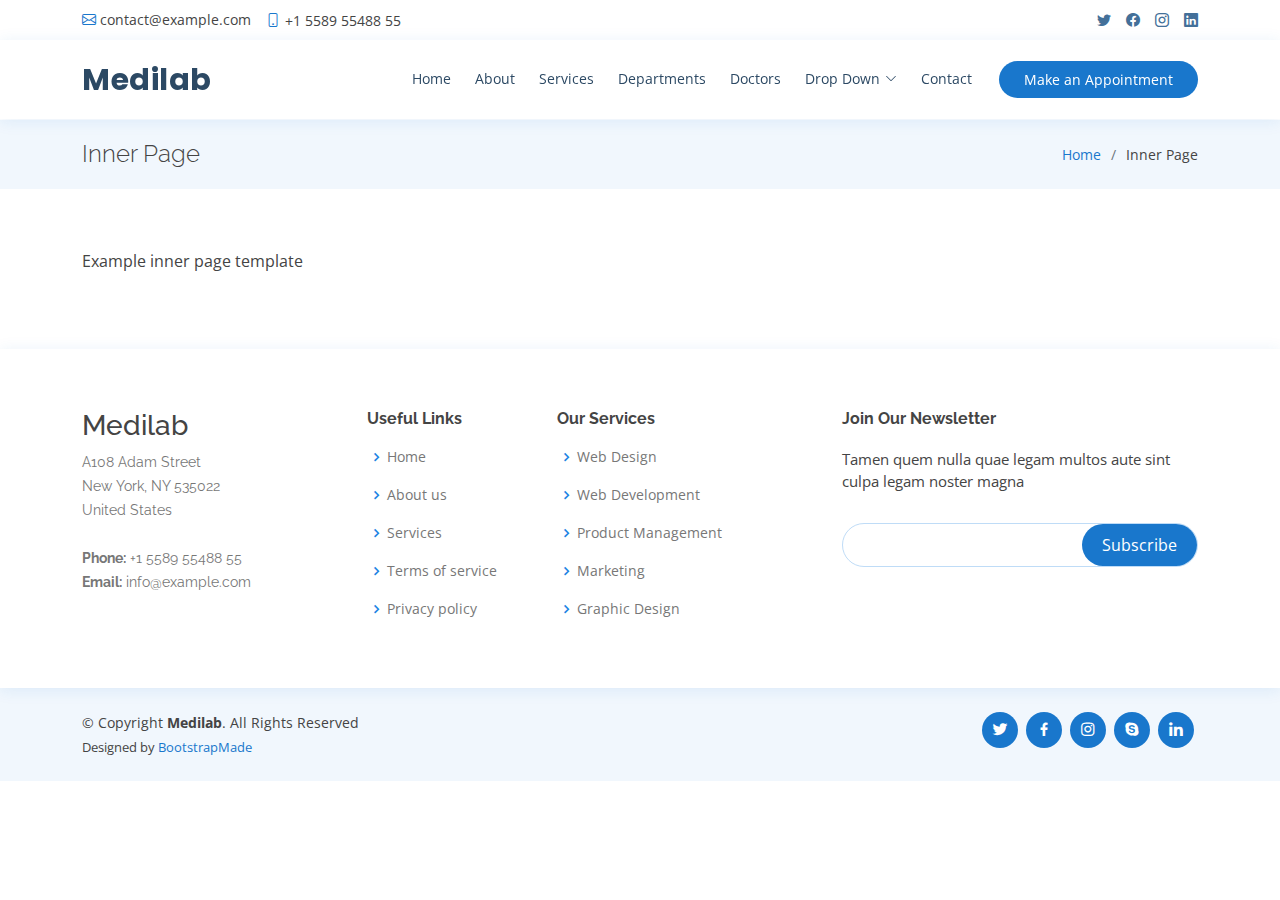
<file: inner-page.html>
<!DOCTYPE html>
<html lang="en">

<head>
  <meta charset="utf-8">
  <meta content="width=device-width, initial-scale=1.0" name="viewport">

  <title>Inner Page - Medilab Bootstrap Template</title>
  <meta content="" name="description">
  <meta content="" name="keywords">

  <!-- Favicons -->
  <link href="assets/img/favicon.png" rel="icon">
  <link href="assets/img/apple-touch-icon.png" rel="apple-touch-icon">

  <!-- Google Fonts -->
  <link href="https://fonts.googleapis.com/css?family=Open+Sans:300,300i,400,400i,600,600i,700,700i|Raleway:300,300i,400,400i,500,500i,600,600i,700,700i|Poppins:300,300i,400,400i,500,500i,600,600i,700,700i" rel="stylesheet">

  <!-- Vendor CSS Files -->
  <link href="assets/vendor/animate.css/animate.min.css" rel="stylesheet">
  <link href="assets/vendor/bootstrap/css/bootstrap.min.css" rel="stylesheet">
  <link href="assets/vendor/bootstrap-icons/bootstrap-icons.css" rel="stylesheet">
  <link href="assets/vendor/boxicons/css/boxicons.min.css" rel="stylesheet">
  <link href="assets/vendor/fontawesome-free/css/all.min.css" rel="stylesheet">
  <link href="assets/vendor/glightbox/css/glightbox.min.css" rel="stylesheet">
  <link href="assets/vendor/remixicon/remixicon.css" rel="stylesheet">
  <link href="assets/vendor/swiper/swiper-bundle.min.css" rel="stylesheet">

  <!-- Template Main CSS File -->
  <link href="assets/css/style.css" rel="stylesheet">

  <!-- =======================================================
  * Template Name: Medilab - v4.2.0
  * Template URL: https://bootstrapmade.com/medilab-free-medical-bootstrap-theme/
  * Author: BootstrapMade.com
  * License: https://bootstrapmade.com/license/
  ======================================================== -->
</head>

<body>

  <!-- ======= Top Bar ======= -->
  <div id="topbar" class="d-flex align-items-center fixed-top">
    <div class="container d-flex justify-content-between">
      <div class="contact-info d-flex align-items-center">
        <i class="bi bi-envelope"></i> <a href="mailto:contact@example.com">contact@example.com</a>
        <i class="bi bi-phone"></i> +1 5589 55488 55
      </div>
      <div class="d-none d-lg-flex social-links align-items-center">
        <a href="#" class="twitter"><i class="bi bi-twitter"></i></a>
        <a href="#" class="facebook"><i class="bi bi-facebook"></i></a>
        <a href="#" class="instagram"><i class="bi bi-instagram"></i></a>
        <a href="#" class="linkedin"><i class="bi bi-linkedin"></i></i></a>
      </div>
    </div>
  </div>

  <!-- ======= Header ======= -->
  <header id="header" class="fixed-top">
    <div class="container d-flex align-items-center">

      <h1 class="logo me-auto"><a href="index.html">Medilab</a></h1>
      <!-- Uncomment below if you prefer to use an image logo -->
      <!-- <a href="index.html" class="logo me-auto"><img src="assets/img/logo.png" alt="" class="img-fluid"></a>-->

      <nav id="navbar" class="navbar order-last order-lg-0">
        <ul>
          <li><a class="nav-link scrollto " href="#hero">Home</a></li>
          <li><a class="nav-link scrollto" href="#about">About</a></li>
          <li><a class="nav-link scrollto" href="#services">Services</a></li>
          <li><a class="nav-link scrollto" href="#departments">Departments</a></li>
          <li><a class="nav-link scrollto" href="#doctors">Doctors</a></li>
          <li class="dropdown"><a href="#"><span>Drop Down</span> <i class="bi bi-chevron-down"></i></a>
            <ul>
              <li><a href="#">Drop Down 1</a></li>
              <li class="dropdown"><a href="#"><span>Deep Drop Down</span> <i class="bi bi-chevron-right"></i></a>
                <ul>
                  <li><a href="#">Deep Drop Down 1</a></li>
                  <li><a href="#">Deep Drop Down 2</a></li>
                  <li><a href="#">Deep Drop Down 3</a></li>
                  <li><a href="#">Deep Drop Down 4</a></li>
                  <li><a href="#">Deep Drop Down 5</a></li>
                </ul>
              </li>
              <li><a href="#">Drop Down 2</a></li>
              <li><a href="#">Drop Down 3</a></li>
              <li><a href="#">Drop Down 4</a></li>
            </ul>
          </li>
          <li><a class="nav-link scrollto" href="#contact">Contact</a></li>
        </ul>
        <i class="bi bi-list mobile-nav-toggle"></i>
      </nav><!-- .navbar -->

      <a href="#appointment" class="appointment-btn scrollto"><span class="d-none d-md-inline">Make an</span> Appointment</a>

    </div>
  </header><!-- End Header -->

  <main id="main">

    <!-- ======= Breadcrumbs Section ======= -->
    <section class="breadcrumbs">
      <div class="container">

        <div class="d-flex justify-content-between align-items-center">
          <h2>Inner Page</h2>
          <ol>
            <li><a href="index.html">Home</a></li>
            <li>Inner Page</li>
          </ol>
        </div>

      </div>
    </section><!-- End Breadcrumbs Section -->

    <section class="inner-page">
      <div class="container">
        <p>
          Example inner page template
        </p>
      </div>
    </section>

  </main><!-- End #main -->

  <!-- ======= Footer ======= -->
  <footer id="footer">

    <div class="footer-top">
      <div class="container">
        <div class="row">

          <div class="col-lg-3 col-md-6 footer-contact">
            <h3>Medilab</h3>
            <p>
              A108 Adam Street <br>
              New York, NY 535022<br>
              United States <br><br>
              <strong>Phone:</strong> +1 5589 55488 55<br>
              <strong>Email:</strong> info@example.com<br>
            </p>
          </div>

          <div class="col-lg-2 col-md-6 footer-links">
            <h4>Useful Links</h4>
            <ul>
              <li><i class="bx bx-chevron-right"></i> <a href="#">Home</a></li>
              <li><i class="bx bx-chevron-right"></i> <a href="#">About us</a></li>
              <li><i class="bx bx-chevron-right"></i> <a href="#">Services</a></li>
              <li><i class="bx bx-chevron-right"></i> <a href="#">Terms of service</a></li>
              <li><i class="bx bx-chevron-right"></i> <a href="#">Privacy policy</a></li>
            </ul>
          </div>

          <div class="col-lg-3 col-md-6 footer-links">
            <h4>Our Services</h4>
            <ul>
              <li><i class="bx bx-chevron-right"></i> <a href="#">Web Design</a></li>
              <li><i class="bx bx-chevron-right"></i> <a href="#">Web Development</a></li>
              <li><i class="bx bx-chevron-right"></i> <a href="#">Product Management</a></li>
              <li><i class="bx bx-chevron-right"></i> <a href="#">Marketing</a></li>
              <li><i class="bx bx-chevron-right"></i> <a href="#">Graphic Design</a></li>
            </ul>
          </div>

          <div class="col-lg-4 col-md-6 footer-newsletter">
            <h4>Join Our Newsletter</h4>
            <p>Tamen quem nulla quae legam multos aute sint culpa legam noster magna</p>
            <form action="" method="post">
              <input type="email" name="email"><input type="submit" value="Subscribe">
            </form>
          </div>

        </div>
      </div>
    </div>

    <div class="container d-md-flex py-4">

      <div class="me-md-auto text-center text-md-start">
        <div class="copyright">
          &copy; Copyright <strong><span>Medilab</span></strong>. All Rights Reserved
        </div>
        <div class="credits">
          <!-- All the links in the footer should remain intact. -->
          <!-- You can delete the links only if you purchased the pro version. -->
          <!-- Licensing information: https://bootstrapmade.com/license/ -->
          <!-- Purchase the pro version with working PHP/AJAX contact form: https://bootstrapmade.com/medilab-free-medical-bootstrap-theme/ -->
          Designed by <a href="https://bootstrapmade.com/">BootstrapMade</a>
        </div>
      </div>
      <div class="social-links text-center text-md-right pt-3 pt-md-0">
        <a href="#" class="twitter"><i class="bx bxl-twitter"></i></a>
        <a href="#" class="facebook"><i class="bx bxl-facebook"></i></a>
        <a href="#" class="instagram"><i class="bx bxl-instagram"></i></a>
        <a href="#" class="google-plus"><i class="bx bxl-skype"></i></a>
        <a href="#" class="linkedin"><i class="bx bxl-linkedin"></i></a>
      </div>
    </div>
  </footer><!-- End Footer -->

  <div id="preloader"></div>
  <a href="#" class="back-to-top d-flex align-items-center justify-content-center"><i class="bi bi-arrow-up-short"></i></a>

  <!-- Vendor JS Files -->
  <script src="assets/vendor/bootstrap/js/bootstrap.bundle.min.js"></script>
  <script src="assets/vendor/glightbox/js/glightbox.min.js"></script>
  <script src="assets/vendor/php-email-form/validate.js"></script>
  <script src="assets/vendor/purecounter/purecounter.js"></script>
  <script src="assets/vendor/swiper/swiper-bundle.min.js"></script>

  <!-- Template Main JS File -->
  <script src="assets/js/main.js"></script>

</body>

</html>
</file>
<file: assets/css/style.css>
/**
* Template Name: Medilab - v4.2.0
* Template URL: https://bootstrapmade.com/medilab-free-medical-bootstrap-theme/
* Author: BootstrapMade.com
* License: https://bootstrapmade.com/license/
*/

/*--------------------------------------------------------------
# General
--------------------------------------------------------------*/
body {
  font-family: "Open Sans", sans-serif;
  color: #444444;
}

a {
  color: #1977cc;
  text-decoration: none;
}

a:hover {
  color: #3291e6;
  text-decoration: none;
}

h1, h2, h3, h4, h5, h6 {
  font-family: "Raleway", sans-serif;
}

/*--------------------------------------------------------------
# Preloader
--------------------------------------------------------------*/
#preloader {
  position: fixed;
  top: 0;
  left: 0;
  right: 0;
  bottom: 0;
  z-index: 9999;
  overflow: hidden;
  background: #fff;
}

#preloader:before {
  content: "";
  position: fixed;
  top: calc(50% - 30px);
  left: calc(50% - 30px);
  border: 6px solid #1977cc;
  border-top-color: #d1e6f9;
  border-radius: 50%;
  width: 60px;
  height: 60px;
  -webkit-animation: animate-preloader 1s linear infinite;
  animation: animate-preloader 1s linear infinite;
}

@-webkit-keyframes animate-preloader {
  0% {
    transform: rotate(0deg);
  }
  100% {
    transform: rotate(360deg);
  }
}

@keyframes animate-preloader {
  0% {
    transform: rotate(0deg);
  }
  100% {
    transform: rotate(360deg);
  }
}

/*--------------------------------------------------------------
# Back to top button
--------------------------------------------------------------*/
.back-to-top {
  position: fixed;
  visibility: hidden;
  opacity: 0;
  right: 15px;
  bottom: 15px;
  z-index: 996;
  background: #1977cc;
  width: 40px;
  height: 40px;
  border-radius: 4px;
  transition: all 0.4s;
}

.back-to-top i {
  font-size: 28px;
  color: #fff;
  line-height: 0;
}

.back-to-top:hover {
  background: #298ce5;
  color: #fff;
}

.back-to-top.active {
  visibility: visible;
  opacity: 1;
}

.datepicker-dropdown {
  padding: 20px !important;
}

/*--------------------------------------------------------------
# Top Bar
--------------------------------------------------------------*/
#topbar {
  background: #fff;
  height: 40px;
  font-size: 14px;
  transition: all 0.5s;
  z-index: 996;
}

#topbar.topbar-scrolled {
  top: -40px;
}

#topbar .contact-info a {
  line-height: 1;
  color: #444444;
  transition: 0.3s;
}

#topbar .contact-info a:hover {
  color: #1977cc;
}

#topbar .contact-info i {
  color: #1977cc;
  padding-right: 4px;
  margin-left: 15px;
  line-height: 0;
}

#topbar .contact-info i:first-child {
  margin-left: 0;
}

#topbar .social-links a {
  color: #437099;
  padding-left: 15px;
  display: inline-block;
  line-height: 1px;
  transition: 0.3s;
}

#topbar .social-links a:hover {
  color: #1977cc;
}

#topbar .social-links a:first-child {
  border-left: 0;
}

/*--------------------------------------------------------------
# Header
--------------------------------------------------------------*/
#header {
  background: #fff;
  transition: all 0.5s;
  z-index: 997;
  padding: 15px 0;
  top: 40px;
  box-shadow: 0px 2px 15px rgba(25, 119, 204, 0.1);
}

#header.header-scrolled {
  top: 0;
}

#header .logo {
  font-size: 30px;
  margin: 0;
  padding: 0;
  line-height: 1;
  font-weight: 700;
  letter-spacing: 0.5px;
  font-family: "Poppins", sans-serif;
}

#header .logo a {
  color: #2c4964;
}

#header .logo img {
  max-height: 40px;
}

/**
* Appointment Button *
*/
.appointment-btn {
  margin-left: 25px;
  background: #1977cc;
  color: #fff;
  border-radius: 50px;
  padding: 8px 25px;
  white-space: nowrap;
  transition: 0.3s;
  font-size: 14px;
  display: inline-block;
}

.appointment-btn:hover {
  background: #166ab5;
  color: #fff;
}

@media (max-width: 768px) {
  .appointment-btn {
    margin: 0 15px 0 0;
    padding: 6px 18px;
  }
}

/*--------------------------------------------------------------
# Navigation Menu
--------------------------------------------------------------*/
/**
* Desktop Navigation 
*/
.navbar {
  padding: 0;
}

.navbar ul {
  margin: 0;
  padding: 0;
  display: flex;
  list-style: none;
  align-items: center;
}

.navbar li {
  position: relative;
}

.navbar > ul > li {
  position: relative;
  white-space: nowrap;
  padding: 8px 0 8px 20px;
}

.navbar a {
  display: flex;
  align-items: center;
  justify-content: space-between;
  font-size: 14px;
  color: #2c4964;
  white-space: nowrap;
  transition: 0.3s;
  border-bottom: 2px solid #fff;
  padding: 5px 2px;
}

.navbar a i {
  font-size: 12px;
  line-height: 0;
  margin-left: 5px;
}

.navbar a:hover, .navbar .active, .navbar li:hover > a {
  color: #1977cc;
  border-color: #1977cc;
}

.navbar .dropdown ul {
  display: block;
  position: absolute;
  left: 20px;
  top: calc(100% + 30px);
  margin: 0;
  padding: 10px 0;
  z-index: 99;
  opacity: 0;
  visibility: hidden;
  background: #fff;
  box-shadow: 0px 0px 30px rgba(127, 137, 161, 0.25);
  transition: 0.3s;
}

.navbar .dropdown ul li {
  min-width: 200px;
}

.navbar .dropdown ul a {
  padding: 10px 20px;
  font-size: 14px;
  font-weight: 500;
  text-transform: none;
  color: #082744;
  border: none;
}

.navbar .dropdown ul a i {
  font-size: 12px;
}

.navbar .dropdown ul a:hover, .navbar .dropdown ul .active:hover, .navbar .dropdown ul li:hover > a {
  color: #1977cc;
}

.navbar .dropdown:hover > ul {
  opacity: 1;
  top: 100%;
  visibility: visible;
}

.navbar .dropdown .dropdown ul {
  top: 0;
  left: calc(100% - 30px);
  visibility: hidden;
}

.navbar .dropdown .dropdown:hover > ul {
  opacity: 1;
  top: 0;
  left: 100%;
  visibility: visible;
}

@media (max-width: 1366px) {
  .navbar .dropdown .dropdown ul {
    left: -90%;
  }
  .navbar .dropdown .dropdown:hover > ul {
    left: -100%;
  }
}

/**
* Mobile Navigation 
*/
.mobile-nav-toggle {
  color: #2c4964;
  font-size: 28px;
  cursor: pointer;
  display: none;
  line-height: 0;
  transition: 0.5s;
}

.mobile-nav-toggle.bi-x {
  color: #fff;
}

@media (max-width: 991px) {
  .mobile-nav-toggle {
    display: block;
  }
  .navbar ul {
    display: none;
  }
}

.navbar-mobile {
  position: fixed;
  overflow: hidden;
  top: 0;
  right: 0;
  left: 0;
  bottom: 0;
  background: rgba(28, 47, 65, 0.9);
  transition: 0.3s;
  z-index: 999;
}

.navbar-mobile .mobile-nav-toggle {
  position: absolute;
  top: 15px;
  right: 15px;
}

.navbar-mobile ul {
  display: block;
  position: absolute;
  top: 55px;
  right: 15px;
  bottom: 15px;
  left: 15px;
  padding: 10px 0;
  background-color: #fff;
  overflow-y: auto;
  transition: 0.3s;
}

.navbar-mobile > ul > li {
  padding: 0;
}

.navbar-mobile a {
  padding: 10px 20px;
  font-size: 15px;
  color: #2c4964;
  border: none;
}

.navbar-mobile a:hover, .navbar-mobile .active, .navbar-mobile li:hover > a {
  color: #1977cc;
}

.navbar-mobile .getstarted {
  margin: 15px;
}

.navbar-mobile .dropdown ul {
  position: static;
  display: none;
  margin: 10px 20px;
  padding: 10px 0;
  z-index: 99;
  opacity: 1;
  visibility: visible;
  background: #fff;
  box-shadow: 0px 0px 30px rgba(127, 137, 161, 0.25);
}

.navbar-mobile .dropdown ul li {
  min-width: 200px;
}

.navbar-mobile .dropdown ul a {
  padding: 10px 20px;
}

.navbar-mobile .dropdown ul a i {
  font-size: 12px;
}

.navbar-mobile .dropdown ul a:hover, .navbar-mobile .dropdown ul .active:hover, .navbar-mobile .dropdown ul li:hover > a {
  color: #1977cc;
}

.navbar-mobile .dropdown > .dropdown-active {
  display: block;
}

/*--------------------------------------------------------------
# Hero Section
--------------------------------------------------------------*/
#hero {
  width: 100%;
  height: 90vh;
  background: url("../img/hero-bg.jpg") top center;
  background-size: cover;
  margin-bottom: -200px;
}

#hero .container {
  position: relative;
}

#hero h1 {
  margin: 0;
  font-size: 48px;
  font-weight: 700;
  line-height: 56px;
  text-transform: uppercase;
  color: #2c4964;
}

#hero h2 {
  color: #2c4964;
  margin: 10px 0 0 0;
  font-size: 24px;
}

#hero .btn-get-started {
  font-family: "Raleway", sans-serif;
  text-transform: uppercase;
  font-weight: 500;
  font-size: 14px;
  letter-spacing: 1px;
  display: inline-block;
  padding: 12px 35px;
  margin-top: 30px;
  border-radius: 50px;
  transition: 0.5s;
  color: #fff;
  background: #1977cc;
}

#hero .btn-get-started:hover {
  background: #3291e6;
}

@media (min-width: 1024px) {
  #hero {
    background-attachment: fixed;
  }
}

@media (max-width: 992px) {
  #hero {
    margin-bottom: 0;
    height: 100vh;
  }
  #hero .container {
    padding-bottom: 63px;
  }
  #hero h1 {
    font-size: 28px;
    line-height: 36px;
  }
  #hero h2 {
    font-size: 18px;
    line-height: 24px;
    margin-bottom: 30px;
  }
}

@media (max-height: 600px) {
  #hero {
    height: 110vh;
  }
}

/*--------------------------------------------------------------
# Sections General
--------------------------------------------------------------*/
section {
  padding: 60px 0;
  overflow: hidden;
}

.section-bg {
  background-color: #f1f7fd;
}

.section-title {
  text-align: center;
  padding-bottom: 30px;
}

.section-title h2 {
  font-size: 32px;
  font-weight: bold;
  margin-bottom: 20px;
  padding-bottom: 20px;
  position: relative;
  color: #2c4964;
}

.section-title h2::before {
  content: '';
  position: absolute;
  display: block;
  width: 120px;
  height: 1px;
  background: #ddd;
  bottom: 1px;
  left: calc(50% - 60px);
}

.section-title h2::after {
  content: '';
  position: absolute;
  display: block;
  width: 40px;
  height: 3px;
  background: #1977cc;
  bottom: 0;
  left: calc(50% - 20px);
}

.section-title p {
  margin-bottom: 0;
}

/*--------------------------------------------------------------
# Breadcrumbs
--------------------------------------------------------------*/
.breadcrumbs {
  padding: 20px 0;
  background-color: #f1f7fd;
  min-height: 40px;
  margin-top: 120px;
}

@media (max-width: 992px) {
  .breadcrumbs {
    margin-top: 63px;
  }
}

.breadcrumbs h2 {
  font-size: 24px;
  font-weight: 300;
  margin: 0;
}

@media (max-width: 992px) {
  .breadcrumbs h2 {
    margin: 0 0 10px 0;
  }
}

.breadcrumbs ol {
  display: flex;
  flex-wrap: wrap;
  list-style: none;
  padding: 0;
  margin: 0;
  font-size: 14px;
}

.breadcrumbs ol li + li {
  padding-left: 10px;
}

.breadcrumbs ol li + li::before {
  display: inline-block;
  padding-right: 10px;
  color: #6c757d;
  content: "/";
}

@media (max-width: 768px) {
  .breadcrumbs .d-flex {
    display: block !important;
  }
  .breadcrumbs ol {
    display: block;
  }
  .breadcrumbs ol li {
    display: inline-block;
  }
}

/*--------------------------------------------------------------
# Why Us
--------------------------------------------------------------*/
.why-us .content {
  padding: 30px;
  background: #1977cc;
  border-radius: 4px;
  color: #fff;
}

.why-us .content h3 {
  font-weight: 700;
  font-size: 34px;
  margin-bottom: 30px;
}

.why-us .content p {
  margin-bottom: 30px;
}

.why-us .content .more-btn {
  display: inline-block;
  background: rgba(255, 255, 255, 0.2);
  padding: 6px 30px 8px 30px;
  color: #fff;
  border-radius: 50px;
  transition: all ease-in-out 0.4s;
}

.why-us .content .more-btn i {
  font-size: 14px;
}

.why-us .content .more-btn:hover {
  color: #1977cc;
  background: #fff;
}

.why-us .icon-boxes .icon-box {
  text-align: center;
  border-radius: 10px;
  background: #fff;
  box-shadow: 0px 2px 15px rgba(0, 0, 0, 0.1);
  padding: 40px 30px;
  width: 100%;
}

.why-us .icon-boxes .icon-box i {
  font-size: 40px;
  color: #1977cc;
  margin-bottom: 30px;
}

.why-us .icon-boxes .icon-box h4 {
  font-size: 20px;
  font-weight: 700;
  margin: 0 0 30px 0;
}

.why-us .icon-boxes .icon-box p {
  font-size: 15px;
  color: #848484;
}

/*--------------------------------------------------------------
# About
--------------------------------------------------------------*/
.about .icon-boxes h4 {
  font-size: 18px;
  color: #4b7dab;
  margin-bottom: 15px;
}

.about .icon-boxes h3 {
  font-size: 28px;
  font-weight: 700;
  color: #2c4964;
  margin-bottom: 15px;
}

.about .icon-box {
  margin-top: 40px;
}

.about .icon-box .icon {
  float: left;
  display: flex;
  align-items: center;
  justify-content: center;
  width: 64px;
  height: 64px;
  border: 2px solid #8dc2f1;
  border-radius: 50px;
  transition: 0.5s;
}

.about .icon-box .icon i {
  color: #1977cc;
  font-size: 32px;
}

.about .icon-box:hover .icon {
  background: #1977cc;
  border-color: #1977cc;
}

.about .icon-box:hover .icon i {
  color: #fff;
}

.about .icon-box .title {
  margin-left: 85px;
  font-weight: 700;
  margin-bottom: 10px;
  font-size: 18px;
}

.about .icon-box .title a {
  color: #343a40;
  transition: 0.3s;
}

.about .icon-box .title a:hover {
  color: #1977cc;
}

.about .icon-box .description {
  margin-left: 85px;
  line-height: 24px;
  font-size: 14px;
}

.about .video-box {
  background: url("../img/about.jpg") center center no-repeat;
  background-size: cover;
  min-height: 500px;
}

.about .play-btn {
  width: 94px;
  height: 94px;
  background: radial-gradient(#1977cc 50%, rgba(25, 119, 204, 0.4) 52%);
  border-radius: 50%;
  display: block;
  position: absolute;
  left: calc(50% - 47px);
  top: calc(50% - 47px);
  overflow: hidden;
}

.about .play-btn::after {
  content: '';
  position: absolute;
  left: 50%;
  top: 50%;
  transform: translateX(-40%) translateY(-50%);
  width: 0;
  height: 0;
  border-top: 10px solid transparent;
  border-bottom: 10px solid transparent;
  border-left: 15px solid #fff;
  z-index: 100;
  transition: all 400ms cubic-bezier(0.55, 0.055, 0.675, 0.19);
}

.about .play-btn::before {
  content: '';
  position: absolute;
  width: 120px;
  height: 120px;
  -webkit-animation-delay: 0s;
  animation-delay: 0s;
  -webkit-animation: pulsate-btn 2s;
  animation: pulsate-btn 2s;
  -webkit-animation-direction: forwards;
  animation-direction: forwards;
  -webkit-animation-iteration-count: infinite;
  animation-iteration-count: infinite;
  -webkit-animation-timing-function: steps;
  animation-timing-function: steps;
  opacity: 1;
  border-radius: 50%;
  border: 5px solid rgba(25, 119, 204, 0.7);
  top: -15%;
  left: -15%;
  background: rgba(198, 16, 0, 0);
}

.about .play-btn:hover::after {
  border-left: 15px solid #1977cc;
  transform: scale(20);
}

.about .play-btn:hover::before {
  content: '';
  position: absolute;
  left: 50%;
  top: 50%;
  transform: translateX(-40%) translateY(-50%);
  width: 0;
  height: 0;
  border: none;
  border-top: 10px solid transparent;
  border-bottom: 10px solid transparent;
  border-left: 15px solid #fff;
  z-index: 200;
  -webkit-animation: none;
  animation: none;
  border-radius: 0;
}

@-webkit-keyframes pulsate-btn {
  0% {
    transform: scale(0.6, 0.6);
    opacity: 1;
  }
  100% {
    transform: scale(1, 1);
    opacity: 0;
  }
}

@keyframes pulsate-btn {
  0% {
    transform: scale(0.6, 0.6);
    opacity: 1;
  }
  100% {
    transform: scale(1, 1);
    opacity: 0;
  }
}

/*--------------------------------------------------------------
# Counts
--------------------------------------------------------------*/
.counts {
  background: #f1f7fd;
  padding: 70px 0 60px;
}

.counts .count-box {
  padding: 30px 30px 25px 30px;
  width: 100%;
  position: relative;
  text-align: center;
  background: #fff;
}

.counts .count-box i {
  position: absolute;
  top: -25px;
  left: 50%;
  transform: translateX(-50%);
  font-size: 20px;
  background: #1977cc;
  color: #fff;
  border-radius: 50px;
  display: inline-flex;
  align-items: center;
  justify-content: center;
  width: 48px;
  height: 48px;
}

.counts .count-box span {
  font-size: 36px;
  display: block;
  font-weight: 600;
  color: #082744;
}

.counts .count-box p {
  padding: 0;
  margin: 0;
  font-family: "Raleway", sans-serif;
  font-size: 14px;
}

/*--------------------------------------------------------------
# Services
--------------------------------------------------------------*/
.services .icon-box {
  text-align: center;
  border: 1px solid #d5e1ed;
  padding: 80px 20px;
  transition: all ease-in-out 0.3s;
}

.services .icon-box .icon {
  margin: 0 auto;
  width: 64px;
  height: 64px;
  background: #1977cc;
  border-radius: 5px;
  transition: all .3s ease-out 0s;
  display: flex;
  align-items: center;
  justify-content: center;
  margin-bottom: 20px;
  transform-style: preserve-3d;
}

.services .icon-box .icon i {
  color: #fff;
  font-size: 28px;
}

.services .icon-box .icon::before {
  position: absolute;
  content: '';
  left: -8px;
  top: -8px;
  height: 100%;
  width: 100%;
  background: #badaf7;
  border-radius: 5px;
  transition: all .3s ease-out 0s;
  transform: translateZ(-1px);
}

.services .icon-box h4 {
  font-weight: 700;
  margin-bottom: 15px;
  font-size: 24px;
}

.services .icon-box h4 a {
  color: #2c4964;
}

.services .icon-box p {
  line-height: 24px;
  font-size: 14px;
  margin-bottom: 0;
}

.services .icon-box:hover {
  background: #1977cc;
  border-color: #1977cc;
}

.services .icon-box:hover .icon {
  background: #fff;
}

.services .icon-box:hover .icon i {
  color: #1977cc;
}

.services .icon-box:hover .icon::before {
  background: #3291e6;
}

.services .icon-box:hover h4 a, .services .icon-box:hover p {
  color: #fff;
}

/*--------------------------------------------------------------
# Appointments
--------------------------------------------------------------*/
.appointment .php-email-form {
  width: 100%;
}

.appointment .php-email-form .form-group {
  padding-bottom: 8px;
}

.appointment .php-email-form .validate {
  display: none;
  color: red;
  margin: 0 0 15px 0;
  font-weight: 400;
  font-size: 13px;
}

.appointment .php-email-form .error-message {
  display: none;
  color: #fff;
  background: #ed3c0d;
  text-align: left;
  padding: 15px;
  font-weight: 600;
}

.appointment .php-email-form .error-message br + br {
  margin-top: 25px;
}

.appointment .php-email-form .sent-message {
  display: none;
  color: #fff;
  background: #18d26e;
  text-align: center;
  padding: 15px;
  font-weight: 600;
}

.appointment .php-email-form .loading {
  display: none;
  background: #fff;
  text-align: center;
  padding: 15px;
}

.appointment .php-email-form .loading:before {
  content: "";
  display: inline-block;
  border-radius: 50%;
  width: 24px;
  height: 24px;
  margin: 0 10px -6px 0;
  border: 3px solid #18d26e;
  border-top-color: #eee;
  -webkit-animation: animate-loading 1s linear infinite;
  animation: animate-loading 1s linear infinite;
}

.appointment .php-email-form input, .appointment .php-email-form textarea, .appointment .php-email-form select {
  border-radius: 0;
  box-shadow: none;
  font-size: 14px;
  padding: 10px !important;
}

.appointment .php-email-form input:focus, .appointment .php-email-form textarea:focus, .appointment .php-email-form select:focus {
  border-color: #1977cc;
}

.appointment .php-email-form input, .appointment .php-email-form select {
  height: 44px;
}

.appointment .php-email-form textarea {
  padding: 10px 12px;
}

.appointment .php-email-form button[type="submit"] {
  background: #1977cc;
  border: 0;
  padding: 10px 35px;
  color: #fff;
  transition: 0.4s;
  border-radius: 50px;
}

.appointment .php-email-form button[type="submit"]:hover {
  background: #1c84e3;
}

/*--------------------------------------------------------------
# Departments
--------------------------------------------------------------*/
.departments {
  overflow: hidden;
}

.departments .nav-tabs {
  border: 0;
}

.departments .nav-link {
  border: 0;
  padding: 12px 15px 12px 0;
  transition: 0.3s;
  color: #2c4964;
  border-radius: 0;
  border-right: 2px solid #ebf1f6;
  font-weight: 600;
  font-size: 15px;
}

.departments .nav-link:hover {
  color: #1977cc;
}

.departments .nav-link.active {
  color: #1977cc;
  border-color: #1977cc;
}

.departments .tab-pane.active {
  -webkit-animation: fadeIn 0.5s ease-out;
  animation: fadeIn 0.5s ease-out;
}

.departments .details h3 {
  font-size: 26px;
  font-weight: 600;
  margin-bottom: 20px;
  color: #2c4964;
}

.departments .details p {
  color: #777777;
}

.departments .details p:last-child {
  margin-bottom: 0;
}

@media (max-width: 992px) {
  .departments .nav-link {
    border: 0;
    padding: 15px;
  }
  .departments .nav-link.active {
    color: #fff;
    background: #1977cc;
  }
}

/*--------------------------------------------------------------
# Doctors
--------------------------------------------------------------*/
.doctors {
  background: #fff;
}

.doctors .member {
  position: relative;
  box-shadow: 0px 2px 15px rgba(44, 73, 100, 0.08);
  padding: 30px;
  border-radius: 10px;
}

.doctors .member .pic {
  overflow: hidden;
  width: 180px;
  border-radius: 50%;
}

.doctors .member .pic img {
  transition: ease-in-out 0.3s;
}

.doctors .member:hover img {
  transform: scale(1.1);
}

.doctors .member .member-info {
  padding-left: 30px;
}

.doctors .member h4 {
  font-weight: 700;
  margin-bottom: 5px;
  font-size: 20px;
  color: #2c4964;
}

.doctors .member span {
  display: block;
  font-size: 15px;
  padding-bottom: 10px;
  position: relative;
  font-weight: 500;
}

.doctors .member span::after {
  content: '';
  position: absolute;
  display: block;
  width: 50px;
  height: 1px;
  background: #b2c8dd;
  bottom: 0;
  left: 0;
}

.doctors .member p {
  margin: 10px 0 0 0;
  font-size: 14px;
}

.doctors .member .social {
  margin-top: 12px;
  display: flex;
  align-items: center;
  justify-content: flex-start;
}

.doctors .member .social a {
  transition: ease-in-out 0.3s;
  display: flex;
  align-items: center;
  justify-content: center;
  border-radius: 50px;
  width: 32px;
  height: 32px;
  background: #a0bcd5;
}

.doctors .member .social a i {
  color: #fff;
  font-size: 16px;
  margin: 0 2px;
}

.doctors .member .social a:hover {
  background: #1977cc;
}

.doctors .member .social a + a {
  margin-left: 8px;
}

/*--------------------------------------------------------------
# Frequently Asked Questions
--------------------------------------------------------------*/
.faq .faq-list {
  padding: 0 100px;
}

.faq .faq-list ul {
  padding: 0;
  list-style: none;
}

.faq .faq-list li + li {
  margin-top: 15px;
}

.faq .faq-list li {
  padding: 20px;
  background: #fff;
  border-radius: 4px;
  position: relative;
}

.faq .faq-list a {
  display: block;
  position: relative;
  font-family: "Poppins", sans-serif;
  font-size: 16px;
  line-height: 24px;
  font-weight: 500;
  padding: 0 30px;
  outline: none;
  cursor: pointer;
}

.faq .faq-list .icon-help {
  font-size: 24px;
  position: absolute;
  right: 0;
  left: 20px;
  color: #76b5ee;
}

.faq .faq-list .icon-show, .faq .faq-list .icon-close {
  font-size: 24px;
  position: absolute;
  right: 0;
  top: 0;
}

.faq .faq-list p {
  margin-bottom: 0;
  padding: 10px 0 0 0;
}

.faq .faq-list .icon-show {
  display: none;
}

.faq .faq-list a.collapsed {
  color: #343a40;
}

.faq .faq-list a.collapsed:hover {
  color: #1977cc;
}

.faq .faq-list a.collapsed .icon-show {
  display: inline-block;
}

.faq .faq-list a.collapsed .icon-close {
  display: none;
}

@media (max-width: 1200px) {
  .faq .faq-list {
    padding: 0;
  }
}

/*--------------------------------------------------------------
# Testimonials
--------------------------------------------------------------*/
.testimonials .testimonial-wrap {
  padding-left: 50px;
}

.testimonials .testimonial-item {
  box-sizing: content-box;
  padding: 30px 30px 30px 60px;
  margin: 30px 15px;
  min-height: 200px;
  box-shadow: 0px 2px 12px rgba(44, 73, 100, 0.08);
  position: relative;
  background: #fff;
}

.testimonials .testimonial-item .testimonial-img {
  width: 90px;
  border-radius: 10px;
  border: 6px solid #fff;
  position: absolute;
  left: -45px;
}

.testimonials .testimonial-item h3 {
  font-size: 18px;
  font-weight: bold;
  margin: 10px 0 5px 0;
  color: #111;
}

.testimonials .testimonial-item h4 {
  font-size: 14px;
  color: #999;
  margin: 0;
}

.testimonials .testimonial-item .quote-icon-left, .testimonials .testimonial-item .quote-icon-right {
  color: #badaf7;
  font-size: 26px;
}

.testimonials .testimonial-item .quote-icon-left {
  display: inline-block;
  left: -5px;
  position: relative;
}

.testimonials .testimonial-item .quote-icon-right {
  display: inline-block;
  right: -5px;
  position: relative;
  top: 10px;
}

.testimonials .testimonial-item p {
  font-style: italic;
  margin: 15px auto 15px auto;
}

.testimonials .swiper-pagination {
  margin-top: 20px;
  position: relative;
}

.testimonials .swiper-pagination .swiper-pagination-bullet {
  width: 12px;
  height: 12px;
  background-color: #fff;
  opacity: 1;
  border: 1px solid #1977cc;
}

.testimonials .swiper-pagination .swiper-pagination-bullet-active {
  background-color: #1977cc;
}

@media (max-width: 767px) {
  .testimonials .testimonial-wrap {
    padding-left: 0;
  }
  .testimonials .testimonial-item {
    padding: 30px;
    margin: 15px;
  }
  .testimonials .testimonial-item .testimonial-img {
    position: static;
    left: auto;
  }
}

/*--------------------------------------------------------------
# Gallery
--------------------------------------------------------------*/
.gallery .gallery-item {
  overflow: hidden;
  border-right: 3px solid #fff;
  border-bottom: 3px solid #fff;
}

.gallery .gallery-item img {
  transition: all ease-in-out 0.4s;
}

.gallery .gallery-item:hover img {
  transform: scale(1.1);
}

/*--------------------------------------------------------------
# Contact
--------------------------------------------------------------*/
.contact .info {
  width: 100%;
  background: #fff;
}

.contact .info i {
  font-size: 20px;
  color: #1977cc;
  float: left;
  width: 44px;
  height: 44px;
  background: #d6e9fa;
  display: flex;
  justify-content: center;
  align-items: center;
  border-radius: 50px;
  transition: all 0.3s ease-in-out;
}

.contact .info h4 {
  padding: 0 0 0 60px;
  font-size: 22px;
  font-weight: 600;
  margin-bottom: 5px;
  color: #2c4964;
}

.contact .info p {
  padding: 0 0 0 60px;
  margin-bottom: 0;
  font-size: 14px;
  color: #4b7dab;
}

.contact .info .email, .contact .info .phone {
  margin-top: 40px;
}

.contact .info .email:hover i, .contact .info .address:hover i, .contact .info .phone:hover i {
  background: #1977cc;
  color: #fff;
}

.contact .php-email-form {
  width: 100%;
  background: #fff;
}

.contact .php-email-form .form-group {
  padding-bottom: 8px;
}

.contact .php-email-form .error-message {
  display: none;
  color: #fff;
  background: #ed3c0d;
  text-align: left;
  padding: 15px;
  font-weight: 600;
}

.contact .php-email-form .error-message br + br {
  margin-top: 25px;
}

.contact .php-email-form .sent-message {
  display: none;
  color: #fff;
  background: #18d26e;
  text-align: center;
  padding: 15px;
  font-weight: 600;
}

.contact .php-email-form .loading {
  display: none;
  background: #fff;
  text-align: center;
  padding: 15px;
}

.contact .php-email-form .loading:before {
  content: "";
  display: inline-block;
  border-radius: 50%;
  width: 24px;
  height: 24px;
  margin: 0 10px -6px 0;
  border: 3px solid #18d26e;
  border-top-color: #eee;
  -webkit-animation: animate-loading 1s linear infinite;
  animation: animate-loading 1s linear infinite;
}

.contact .php-email-form input, .contact .php-email-form textarea {
  border-radius: 0;
  box-shadow: none;
  font-size: 14px;
}

.contact .php-email-form input {
  height: 44px;
}

.contact .php-email-form textarea {
  padding: 10px 12px;
}

.contact .php-email-form button[type="submit"] {
  background: #1977cc;
  border: 0;
  padding: 10px 35px;
  color: #fff;
  transition: 0.4s;
  border-radius: 50px;
}

.contact .php-email-form button[type="submit"]:hover {
  background: #1c84e3;
}

@-webkit-keyframes animate-loading {
  0% {
    transform: rotate(0deg);
  }
  100% {
    transform: rotate(360deg);
  }
}

@keyframes animate-loading {
  0% {
    transform: rotate(0deg);
  }
  100% {
    transform: rotate(360deg);
  }
}

/*--------------------------------------------------------------
# Footer
--------------------------------------------------------------*/
#footer {
  color: #444444;
  font-size: 14px;
  background: #f1f7fd;
}

#footer .footer-top {
  padding: 60px 0 30px 0;
  background: #fff;
  box-shadow: 0px 2px 15px rgba(25, 119, 204, 0.1);
}

#footer .footer-top .footer-contact {
  margin-bottom: 30px;
}

#footer .footer-top .footer-contact h4 {
  font-size: 22px;
  margin: 0 0 30px 0;
  padding: 2px 0 2px 0;
  line-height: 1;
  font-weight: 700;
}

#footer .footer-top .footer-contact p {
  font-size: 14px;
  line-height: 24px;
  margin-bottom: 0;
  font-family: "Raleway", sans-serif;
  color: #777777;
}

#footer .footer-top h4 {
  font-size: 16px;
  font-weight: bold;
  color: #444444;
  position: relative;
  padding-bottom: 12px;
}

#footer .footer-top .footer-links {
  margin-bottom: 30px;
}

#footer .footer-top .footer-links ul {
  list-style: none;
  padding: 0;
  margin: 0;
}

#footer .footer-top .footer-links ul i {
  padding-right: 2px;
  color: #1c84e3;
  font-size: 18px;
  line-height: 1;
}

#footer .footer-top .footer-links ul li {
  padding: 10px 0;
  display: flex;
  align-items: center;
}

#footer .footer-top .footer-links ul li:first-child {
  padding-top: 0;
}

#footer .footer-top .footer-links ul a {
  color: #777777;
  transition: 0.3s;
  display: inline-block;
  line-height: 1;
}

#footer .footer-top .footer-links ul a:hover {
  text-decoration: none;
  color: #1977cc;
}

#footer .footer-newsletter {
  font-size: 15px;
}

#footer .footer-newsletter h4 {
  font-size: 16px;
  font-weight: bold;
  color: #444444;
  position: relative;
  padding-bottom: 12px;
}

#footer .footer-newsletter form {
  margin-top: 30px;
  background: #fff;
  padding: 6px 10px;
  position: relative;
  border-radius: 50px;
  text-align: left;
  border: 1px solid #bfdcf7;
}

#footer .footer-newsletter form input[type="email"] {
  border: 0;
  padding: 4px 8px;
  width: calc(100% - 100px);
}

#footer .footer-newsletter form input[type="submit"] {
  position: absolute;
  top: 0;
  right: 0;
  bottom: 0;
  border: 0;
  background: none;
  font-size: 16px;
  padding: 0 20px;
  background: #1977cc;
  color: #fff;
  transition: 0.3s;
  border-radius: 50px;
}

#footer .footer-newsletter form input[type="submit"]:hover {
  background: #1c84e3;
}

#footer .credits {
  padding-top: 5px;
  font-size: 13px;
  color: #444444;
}

#footer .social-links a {
  font-size: 18px;
  display: inline-block;
  background: #1977cc;
  color: #fff;
  line-height: 1;
  padding: 8px 0;
  margin-right: 4px;
  border-radius: 50%;
  text-align: center;
  width: 36px;
  height: 36px;
  transition: 0.3s;
}

#footer .social-links a:hover {
  background: #1c84e3;
  color: #fff;
  text-decoration: none;
}
</file>
